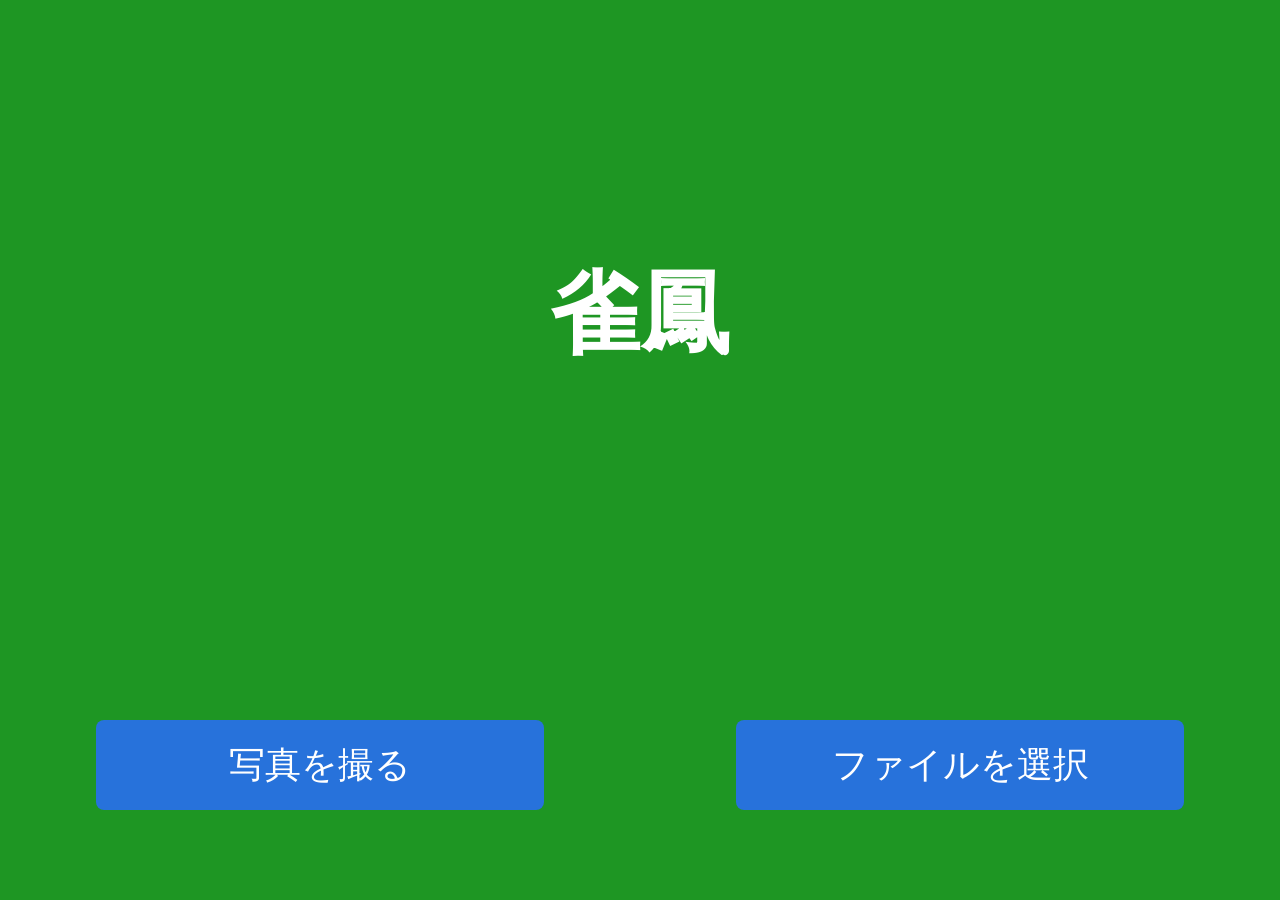
<file: mahjong/index.html>
<html lang="ja">

<head>
    <meta charset="utf-8">

    <!-- スタイルシートの読み込み -->
    <link rel="stylesheet" href="style_idx.css">
    <!-- manifest.jsonを呼び出しています -->
    <link rel="manifest" href="manifest.json">
    <script>
        // service workerが有効なら、service-worker.js を登録します
        if ('serviceWorker' in navigator) {
            navigator.serviceWorker.register('service_worker.js').then(function () { console.log('Service Worker Registered'); });
        }
    </script>

    <!-- JavaScriptの読み込み -->
    <script src="https://ajax.googleapis.com/ajax/libs/jquery/2.1.4/jquery.min.js"></script>
    <script src="api.js"></script>

    <title>雀鳳</title>
</head>

<body>
    <!-- 縦画面時に表示 -->
    <h1 class="error">画面を横に傾けてください</h1>

    <!-- 横画面時に表示 -->
    <!-- タイトル -->
    <h1 class="title">雀鳳</h1>
    <!-- 写真を撮るボタン -->
    <form action="web_camera.html" method="GET">
        <div class="button_div">
            写真を撮る
            <button class="btn" type="submit">写真を撮る</button>
        </div>
    </form>
    <!-- ファイル選択ボタン -->
    <form id="img_form" action="https://mahjong.syado.net/img_api/post" method="POST" enctype="multipart/form-data">
        <div class="button_div">
            ファイルを選択
            <input class="btn" onchange="img_form_send()" type="file" name="image"
                accept="image/png, image/jpeg, image/jpg">
        </div>
    </form>

    <!-- 画像送信中に表示 -->
    <div class="loading">
        <div class="animation">画像を送信しています<br>しばらくお待ちください</div>
    </div>
</body>

</html>
</file>
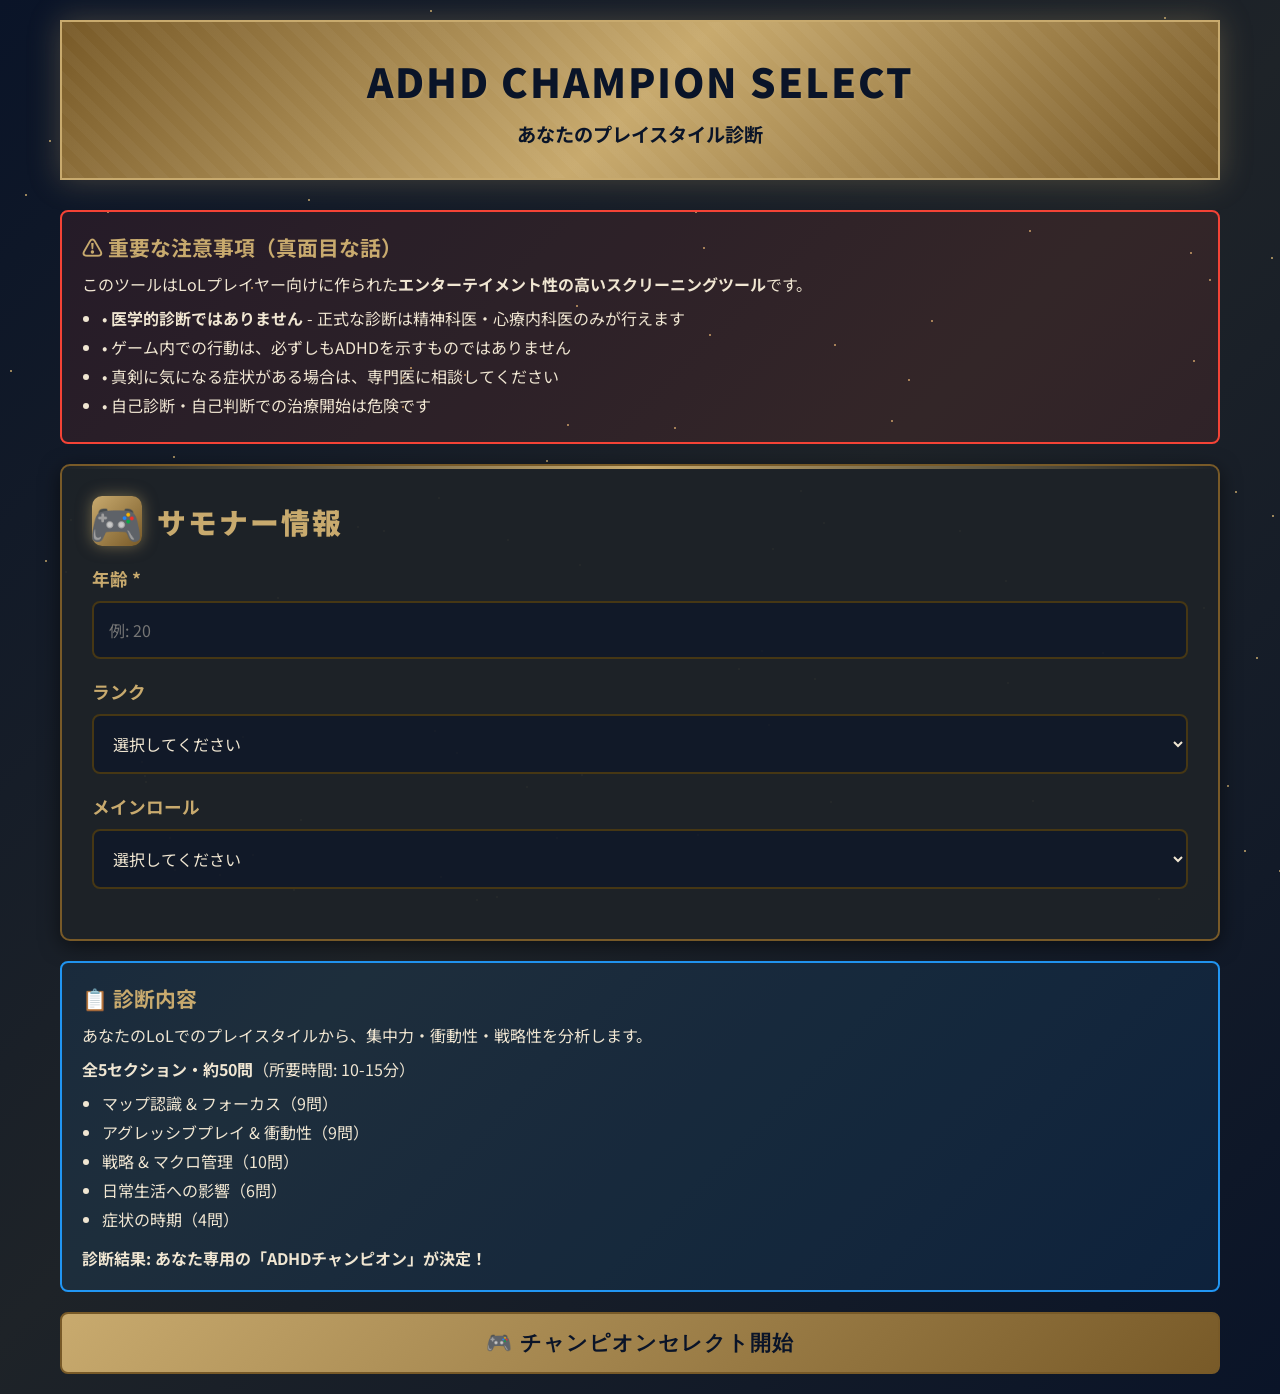
<file: diagnosis/adhd-lol-champion-select/index.html>
<!DOCTYPE html>
<html lang="ja">
<head>
    <meta charset="UTF-8">
    <meta name="viewport" content="width=device-width, initial-scale=1.0">
    <title>ADHD Champion Select - あなたのプレイスタイル診断</title>
    
    <!-- OGP (Open Graph Protocol) Tags -->
    <meta property="og:title" content="ADHD Champion Select - あなたのプレイスタイル診断" />
    <meta property="og:description" content="LoLプレイヤー向けのADHDスクリーニング診断。あなたのチャンピオンタイプを診断して、プレイスタイルを分析！" />
    <meta property="og:type" content="website" />
    <meta property="og:url" content="https://web.syado.net/diagnosis/adhd-lol-champion-select" />
    <meta property="og:image" content="https://web.syado.net/diagnosis/adhd-lol-champion-select/og-image.png" />
    <meta property="og:image:width" content="1200" />
    <meta property="og:image:height" content="630" />
    <meta property="og:site_name" content="ADHD Champion Select" />
    <meta property="og:locale" content="ja_JP" />
    
    <!-- Twitter Card Tags -->
    <meta name="twitter:card" content="summary_large_image" />
    <meta name="twitter:title" content="ADHD Champion Select - あなたのプレイスタイル診断" />
    <meta name="twitter:description" content="LoLプレイヤー向けのADHDスクリーニング診断。あなたのチャンピオンタイプを診断して、プレイスタイルを分析！" />
    <meta name="twitter:image" content="https://web.syado.net/diagnosis/adhd-lol-champion-select/og-image.png" />
    <meta name="twitter:site" content="@_syado_" />
    
    <!-- General Meta Tags -->
    <meta name="description" content="LoLプレイヤー向けのADHDスクリーニング診断。ゲーム風UIで楽しく自己分析！" />
    <meta name="keywords" content="ADHD,診断,League of Legends,LoL,チャンピオン,プレイスタイル" />
    
    <style>
        @import url('https://fonts.googleapis.com/css2?family=Noto+Sans+JP:wght@400;700;900&display=swap');

        * {
            margin: 0;
            padding: 0;
            box-sizing: border-box;
        }

        body {
            font-family: 'Noto Sans JP', sans-serif;
            background: linear-gradient(135deg, #0a1428 0%, #1e2328 50%, #0a1428 100%);
            min-height: 100vh;
            color: #f0e6d2;
            overflow-x: hidden;
        }

        .stars {
            position: fixed;
            width: 100%;
            height: 100%;
            z-index: 0;
        }

        .star {
            position: absolute;
            width: 2px;
            height: 2px;
            background: #c8aa6e;
            border-radius: 50%;
            animation: twinkle 3s infinite;
        }

        @keyframes twinkle {
            0%, 100% { opacity: 0.3; }
            50% { opacity: 1; }
        }

        .container {
            max-width: 1200px;
            margin: 0 auto;
            padding: 20px;
            position: relative;
            z-index: 1;
        }

        .header {
            background: linear-gradient(135deg, #785a28 0%, #c8aa6e 50%, #785a28 100%);
            border: 2px solid #c8aa6e;
            padding: 30px;
            margin-bottom: 30px;
            position: relative;
            overflow: hidden;
            box-shadow: 0 0 30px rgba(200, 170, 110, 0.3);
        }

        .header::before {
            content: '';
            position: absolute;
            top: -50%;
            left: -50%;
            width: 200%;
            height: 200%;
            background: repeating-linear-gradient(
                45deg,
                transparent,
                transparent 10px,
                rgba(255, 255, 255, 0.03) 10px,
                rgba(255, 255, 255, 0.03) 20px
            );
            animation: scan 20s linear infinite;
        }

        @keyframes scan {
            0% { transform: translate(0, 0); }
            100% { transform: translate(50%, 50%); }
        }

        .header-content {
            position: relative;
            z-index: 1;
        }

        .title {
            font-size: 2.5em;
            font-weight: 900;
            text-align: center;
            color: #0a1428;
            text-shadow: 2px 2px 0 rgba(200, 170, 110, 0.3);
            margin-bottom: 10px;
            letter-spacing: 2px;
        }

        .subtitle {
            text-align: center;
            font-size: 1.2em;
            color: #0a1428;
            font-weight: 700;
        }

        .level-display {
            text-align: center;
            margin: 20px 0;
        }

        .level-badge {
            display: inline-block;
            background: linear-gradient(135deg, #c8aa6e, #785a28);
            color: #0a1428;
            padding: 15px 30px;
            border-radius: 10px;
            font-size: 1.5em;
            font-weight: 900;
            border: 3px solid #785a28;
            box-shadow: 0 0 20px rgba(200, 170, 110, 0.5);
        }

        .xp-bar-container {
            background: #0a1428;
            height: 30px;
            border-radius: 15px;
            border: 2px solid #785a28;
            overflow: hidden;
            position: relative;
            margin: 20px 0;
        }

        .xp-bar {
            height: 100%;
            background: linear-gradient(90deg, #c8aa6e, #f0e6d2);
            transition: width 0.5s ease;
            box-shadow: 0 0 10px rgba(200, 170, 110, 0.8);
        }

        .xp-text {
            position: absolute;
            width: 100%;
            text-align: center;
            line-height: 30px;
            font-weight: 700;
            color: #f0e6d2;
            text-shadow: 1px 1px 2px #000;
        }

        .card {
            background: rgba(30, 35, 40, 0.95);
            border: 2px solid #785a28;
            border-radius: 10px;
            padding: 30px;
            margin-bottom: 20px;
            box-shadow: 0 5px 20px rgba(0, 0, 0, 0.5);
            position: relative;
        }

        .card::before {
            content: '';
            position: absolute;
            top: 0;
            left: 0;
            right: 0;
            height: 3px;
            background: linear-gradient(90deg, transparent, #c8aa6e, transparent);
        }

        .section-title {
            font-size: 1.8em;
            font-weight: 900;
            color: #c8aa6e;
            margin-bottom: 20px;
            text-transform: uppercase;
            letter-spacing: 2px;
            display: flex;
            align-items: center;
            gap: 15px;
        }

        .section-icon {
            width: 50px;
            height: 50px;
            background: linear-gradient(135deg, #c8aa6e, #785a28);
            border-radius: 10px;
            display: flex;
            align-items: center;
            justify-content: center;
            font-size: 1.5em;
            box-shadow: 0 0 15px rgba(200, 170, 110, 0.5);
        }

        .question-card {
            background: rgba(10, 20, 40, 0.6);
            border: 2px solid #463714;
            border-radius: 8px;
            padding: 25px;
            margin-bottom: 20px;
            transition: all 0.3s;
            position: relative;
        }

        .question-card:hover {
            border-color: #785a28;
            box-shadow: 0 0 20px rgba(120, 90, 40, 0.3);
        }

        .question-number {
            position: absolute;
            top: -15px;
            left: 20px;
            background: linear-gradient(135deg, #c8aa6e, #785a28);
            color: #0a1428;
            padding: 8px 16px;
            border-radius: 20px;
            font-weight: 900;
            font-size: 0.9em;
            border: 2px solid #785a28;
        }

        .question-text {
            margin-top: 10px;
            font-size: 1.1em;
            font-weight: 600;
            color: #f0e6d2;
            margin-bottom: 20px;
        }

        .lol-context {
            background: rgba(200, 170, 110, 0.1);
            border-left: 3px solid #c8aa6e;
            padding: 10px 15px;
            margin: 10px 0 15px 0;
            font-size: 0.95em;
            color: #c8aa6e;
            font-style: italic;
        }

        .options-grid {
            display: grid;
            gap: 10px;
        }

        .option-btn {
            background: rgba(30, 35, 40, 0.8);
            border: 2px solid #463714;
            padding: 15px 20px;
            border-radius: 8px;
            cursor: pointer;
            transition: all 0.3s;
            font-size: 1em;
            color: #a09b8c;
            font-weight: 600;
            display: flex;
            align-items: center;
            gap: 15px;
        }

        .option-btn:hover {
            background: rgba(120, 90, 40, 0.3);
            border-color: #785a28;
            color: #f0e6d2;
            transform: translateX(5px);
        }

        .option-btn.selected {
            background: rgba(200, 170, 110, 0.2);
            border-color: #c8aa6e;
            color: #f0e6d2;
            box-shadow: 0 0 15px rgba(200, 170, 110, 0.3);
        }

        .option-icon {
            width: 30px;
            height: 30px;
            border-radius: 50%;
            background: linear-gradient(135deg, #785a28, #463714);
            display: flex;
            align-items: center;
            justify-content: center;
            flex-shrink: 0;
        }

        .btn {
            padding: 15px 40px;
            border: 2px solid #785a28;
            border-radius: 8px;
            font-size: 1.1em;
            font-weight: 700;
            cursor: pointer;
            transition: all 0.3s;
            text-transform: uppercase;
            letter-spacing: 1px;
        }

        .btn-primary {
            background: linear-gradient(135deg, #c8aa6e, #785a28);
            color: #0a1428;
        }

        .btn-primary:hover:not(:disabled) {
            background: linear-gradient(135deg, #f0e6d2, #c8aa6e);
            box-shadow: 0 0 20px rgba(200, 170, 110, 0.5);
            transform: translateY(-2px);
        }

        .btn-secondary {
            background: rgba(30, 35, 40, 0.8);
            color: #c8aa6e;
        }

        .btn-secondary:hover {
            background: rgba(120, 90, 40, 0.3);
            border-color: #c8aa6e;
        }

        .btn:disabled {
            opacity: 0.5;
            cursor: not-allowed;
        }

        .btn-container {
            display: flex;
            gap: 20px;
            margin-top: 30px;
        }

        .btn-container .btn {
            flex: 1;
        }

        .share-buttons button {
            transition: all 0.3s ease;
        }

        .share-buttons button:hover {
            transform: translateY(-3px);
            box-shadow: 0 5px 20px rgba(200, 170, 110, 0.4);
        }

        #shareTwitterBtn:hover {
            background: linear-gradient(135deg, #1DA1F2, #0d8bd9);
        }

        #shareTwitterImageBtn {
            background: linear-gradient(135deg, #1DA1F2, #0d95e8);
        }

        #shareTwitterImageBtn:hover {
            background: linear-gradient(135deg, #1589d4, #0a7bc4);
            box-shadow: 0 5px 25px rgba(29, 161, 242, 0.5);
        }

        #copyTextBtn:hover,
        #saveImageBtn:hover {
            background: rgba(200, 170, 110, 0.3);
        }

        .alert {
            background: rgba(139, 69, 19, 0.2);
            border: 2px solid #8b4513;
            border-radius: 8px;
            padding: 20px;
            margin-bottom: 20px;
        }

        .alert-warning {
            border-color: #ff9800;
            background: rgba(255, 152, 0, 0.1);
        }

        .alert-danger {
            border-color: #f44336;
            background: rgba(244, 67, 54, 0.1);
        }

        .alert-info {
            border-color: #2196F3;
            background: rgba(33, 150, 243, 0.1);
        }

        .alert code {
            font-family: 'Courier New', monospace;
            font-size: 0.9em;
        }

        .alert a {
            font-weight: 700;
            text-decoration: underline;
        }

        .alert h3 {
            color: #c8aa6e;
            margin-bottom: 10px;
            font-size: 1.3em;
        }

        .champion-result {
            text-align: center;
            padding: 40px;
        }

        .champion-portrait {
            width: 200px;
            height: 200px;
            margin: 0 auto 30px;
            background: linear-gradient(135deg, #785a28, #c8aa6e);
            border-radius: 20px;
            border: 4px solid #c8aa6e;
            display: flex;
            align-items: center;
            justify-content: center;
            font-size: 5em;
            box-shadow: 0 0 40px rgba(200, 170, 110, 0.5);
            position: relative;
        }

        .champion-portrait::before {
            content: '';
            position: absolute;
            inset: -10px;
            border-radius: 25px;
            padding: 3px;
            background: linear-gradient(45deg, #c8aa6e, transparent, #c8aa6e);
            -webkit-mask: linear-gradient(#fff 0 0) content-box, linear-gradient(#fff 0 0);
            mask: linear-gradient(#fff 0 0) content-box, linear-gradient(#fff 0 0);
            -webkit-mask-composite: xor;
            mask-composite: exclude;
            animation: rotate 3s linear infinite;
        }

        @keyframes rotate {
            to { transform: rotate(360deg); }
        }

        .champion-name {
            font-size: 2.5em;
            font-weight: 900;
            color: #c8aa6e;
            margin-bottom: 10px;
            text-transform: uppercase;
        }

        .champion-title {
            font-size: 1.2em;
            color: #a09b8c;
            margin-bottom: 30px;
            font-style: italic;
        }

        .stats-grid {
            display: grid;
            grid-template-columns: repeat(auto-fit, minmax(200px, 1fr));
            gap: 20px;
            margin: 30px 0;
        }

        .stat-box {
            background: rgba(10, 20, 40, 0.6);
            border: 2px solid #463714;
            border-radius: 10px;
            padding: 20px;
            text-align: center;
        }

        .stat-value {
            font-size: 2.5em;
            font-weight: 900;
            color: #c8aa6e;
            margin: 10px 0;
        }

        .stat-label {
            color: #a09b8c;
            font-size: 0.9em;
            text-transform: uppercase;
        }

        .stat-bar {
            background: #0a1428;
            height: 8px;
            border-radius: 4px;
            overflow: hidden;
            margin-top: 10px;
        }

        .stat-fill {
            height: 100%;
            background: linear-gradient(90deg, #785a28, #c8aa6e);
            border-radius: 4px;
        }

        .abilities-section {
            background: rgba(10, 20, 40, 0.6);
            border: 2px solid #785a28;
            border-radius: 10px;
            padding: 30px;
            margin: 30px 0;
        }

        .ability {
            display: flex;
            gap: 20px;
            margin-bottom: 25px;
            align-items: flex-start;
        }

        .ability-icon {
            width: 60px;
            height: 60px;
            background: linear-gradient(135deg, #c8aa6e, #785a28);
            border-radius: 10px;
            display: flex;
            align-items: center;
            justify-content: center;
            font-size: 1.5em;
            font-weight: 900;
            color: #0a1428;
            border: 2px solid #c8aa6e;
            flex-shrink: 0;
        }

        .ability-content h4 {
            color: #c8aa6e;
            font-size: 1.2em;
            margin-bottom: 8px;
        }

        .ability-desc {
            color: #a09b8c;
            line-height: 1.6;
        }

        .rank-badge {
            display: inline-block;
            padding: 10px 30px;
            background: linear-gradient(135deg, #785a28, #c8aa6e);
            border: 3px solid #c8aa6e;
            border-radius: 10px;
            font-size: 1.8em;
            font-weight: 900;
            color: #0a1428;
            margin: 20px 0;
            box-shadow: 0 0 30px rgba(200, 170, 110, 0.5);
        }

        .tips-section {
            background: rgba(200, 170, 110, 0.1);
            border: 2px solid #785a28;
            border-radius: 10px;
            padding: 25px;
            margin: 20px 0;
        }

        .tips-section h3 {
            color: #c8aa6e;
            margin-bottom: 15px;
            font-size: 1.3em;
        }

        .tip-item {
            display: flex;
            gap: 15px;
            margin-bottom: 15px;
            padding: 15px;
            background: rgba(10, 20, 40, 0.4);
            border-radius: 8px;
            border-left: 3px solid #c8aa6e;
        }

        .form-group {
            margin-bottom: 20px;
        }

        .form-group label {
            display: block;
            color: #c8aa6e;
            font-weight: 700;
            margin-bottom: 10px;
            font-size: 1.1em;
        }

        .form-control {
            width: 100%;
            padding: 15px;
            background: rgba(10, 20, 40, 0.6);
            border: 2px solid #463714;
            border-radius: 8px;
            color: #f0e6d2;
            font-size: 1em;
            font-family: 'Noto Sans JP', sans-serif;
        }

        .form-control:focus {
            outline: none;
            border-color: #c8aa6e;
            box-shadow: 0 0 15px rgba(200, 170, 110, 0.3);
        }

        @media (max-width: 768px) {
            .title {
                font-size: 1.8em;
            }
            
            .stats-grid {
                grid-template-columns: 1fr;
            }

            .btn-container {
                flex-direction: column;
            }
        }

        .hidden {
            display: none;
        }

        .fade-in {
            animation: fadeIn 0.5s;
        }

        @keyframes fadeIn {
            from { opacity: 0; transform: translateY(20px); }
            to { opacity: 1; transform: translateY(0); }
        }
    </style>
</head>
<body>
    <div class="stars" id="stars"></div>
    <div class="container">
        <div id="app"></div>
    </div>

    <script>
        // Create stars
        const starsContainer = document.getElementById('stars');
        for (let i = 0; i < 100; i++) {
            const star = document.createElement('div');
            star.className = 'star';
            star.style.left = Math.random() * 100 + '%';
            star.style.top = Math.random() * 100 + '%';
            star.style.animationDelay = Math.random() * 3 + 's';
            starsContainer.appendChild(star);
        }

        const app = {
            currentSection: 'intro',
            answers: {},
            level: 1,
            xp: 0,
            maxXp: 100,

            // LoL風の質問
            sections: {
                inattention: {
                    title: 'マップ認識 & フォーカス',
                    icon: '🗺️',
                    questions: [
                        {
                            q: 'レーン戦中、ミニマップのチェックを忘れてガンクを食らうことが多い',
                            lol: 'ジャングラーの位置を見失い、気づいたら背後にいる...'
                        },
                        {
                            q: 'CS取りに集中しすぎて、チームファイトのピンを見逃す',
                            lol: 'ファームしてたら味方が4v5で戦ってた'
                        },
                        {
                            q: 'スキルの説明文を最後まで読めず、パッシブを理解してない',
                            lol: '「このチャンプこんなパッシブあったの！？」'
                        },
                        {
                            q: 'ドラゴンやバロンのタイマーを忘れて、敵に取られる',
                            lol: 'オブジェクトタイマー？そんなのあったっけ？'
                        },
                        {
                            q: 'アイテムビルドを途中で忘れて、変なものを買ってしまう',
                            lol: 'なんでADキャリーなのにAPアイテム買ったんだっけ...'
                        },
                        {
                            q: '敵のサモナースペルのクールダウンを追えない',
                            lol: 'フラッシュ使ったの5分前だっけ？10分前だっけ？'
                        },
                        {
                            q: '集団戦で誰を狙えばいいか分からなくなる',
                            lol: '気づいたらタンクを延々と殴っていた'
                        },
                        {
                            q: 'ワードを置く場所を考えず、適当なところに置いてしまう',
                            lol: 'ワード置いたけど何も見えない位置だった'
                        },
                        {
                            q: 'ゲーム中に別のことを考えて、デスする',
                            lol: '今日の夕飯何だっけ...って考えてたらキルされた'
                        }
                    ]
                },
                hyperactivity: {
                    title: 'アグレッシブプレイ & 衝動性',
                    icon: '⚔️',
                    questions: [
                        {
                            q: 'ファームが退屈で、常にキルを求めてロームしてしまう',
                            lol: 'CS 50でもキル10取ればいいでしょ（負ける）'
                        },
                        {
                            q: '相手が低HPだと、タワーダイブを我慢できない',
                            lol: '「いける！」→「？？？」（トレード1-1）'
                        },
                        {
                            q: 'ピンバックされても突っ込んでしまう',
                            lol: '味方「下がれ」俺「イケる」→ 灰色画面'
                        },
                        {
                            q: 'クールダウン中なのに戦闘を仕掛けてしまう',
                            lol: 'R使えないのに行っちゃった...'
                        },
                        {
                            q: '相手5人いても1人で突っ込んでしまう',
                            lol: 'ペンタキル取れると思った（取れない）'
                        },
                        {
                            q: 'フラッシュを温存できず、無駄に使ってしまう',
                            lol: 'クールタイムなし設定にしてほしい'
                        },
                        {
                            q: 'チャットで煽られると即座に反応してしまう',
                            lol: '「？」→「？？？？？」'
                        },
                        {
                            q: '負けそうでもサレンダー投票にNoを押してしまう',
                            lol: '逆転できる...できるはず...（できない）'
                        },
                        {
                            q: 'フィードしてる味方を見ると、突撃したくなる',
                            lol: '「俺がキャリーしなきゃ！」（フィード加速）'
                        }
                    ]
                },
                additional: {
                    title: '戦略 & マクロ管理',
                    icon: '🎯',
                    questions: [
                        {
                            q: 'ゲーム前に戦略を立てても、実行できない',
                            lol: 'パワースパイク意識するって決めたのに忘れた'
                        },
                        {
                            q: 'レーン優先順位がわからず、適当にプレイしてしまう',
                            lol: 'プッシュすべき？フリーズすべき？わからん'
                        },
                        {
                            q: 'バロンとドラゴンどっちを取るか決められない',
                            lol: '迷ってる間に敵が両方取った'
                        },
                        {
                            q: 'ゲームが長引くと集中力が切れる',
                            lol: '40分超えたら何もわからなくなる'
                        },
                        {
                            q: 'ランクゲームを延々とやってしまう（勝つまでやめられない）',
                            lol: '気づいたら10連敗してた'
                        },
                        {
                            q: '複数レーンの状況を把握できない',
                            lol: 'トップで戦ってる間に全レーン崩壊'
                        },
                        {
                            q: '負けると感情的になり、冷静な判断ができない',
                            lol: 'うおおおお！！リベンジマッチだ！（さらに負ける）'
                        },
                        {
                            q: 'アイテムを買うのを忘れて、1500Gため込む',
                            lol: '完成品買えるゴールド持ってレーン戻ってた'
                        },
                        {
                            q: '新チャンプが出ると、即座にランクで使いたくなる',
                            lol: '練習？いらない。俺は天才だ（0/10/0）'
                        },
                        {
                            q: 'メタが変わると、すぐに新しいビルドを試したくなる',
                            lol: '配信者が使ってたから真似したけど使えない'
                        }
                    ]
                },
                functional: {
                    title: '日常生活への影響',
                    icon: '🏠',
                    questions: [
                        {
                            q: 'LoLのせいで学業・仕事のパフォーマンスが下がった',
                            lol: 'あと1戦...が10戦になって寝不足'
                        },
                        {
                            q: 'LoLの時間管理ができず、約束を破ることが多い',
                            lol: '「すぐ終わる」が3時間後'
                        },
                        {
                            q: 'LoLで負けるとイライラして、家族や友人に当たる',
                            lol: 'ソロキューの後は家族に近づくな危険'
                        },
                        {
                            q: 'ゲーム以外のことに集中できない',
                            lol: '仕事中も次のランク戦のことを考えてる'
                        },
                        {
                            q: 'LoLの課金を止められない',
                            lol: 'スキン全部欲しい（財布が空）'
                        },
                        {
                            q: '重要な予定を忘れて、ゲームしてしまう',
                            lol: '友達との約束すっぽかしてランク回してた'
                        }
                    ]
                },
                temporal: {
                    title: '症状の時期',
                    icon: '⏰',
                    questions: [
                        {
                            q: 'LoL以外でも、子供の頃から「落ち着きない」「集中できない」と言われていた',
                            lol: null
                        },
                        {
                            q: 'これらの特性は半年以上続いている',
                            lol: null
                        },
                        {
                            q: 'ゲーム外（学校・職場・家庭）でも同じような問題がある',
                            lol: null
                        },
                        {
                            q: 'これらの問題が日常生活に実際に支障をきたしている',
                            lol: null
                        }
                    ]
                }
            },

            championTypes: {
                hyperInattentive: {
                    name: 'ザ・ドリーマー',
                    title: '夢見る戦略家',
                    emoji: '💭',
                    description: 'あなたは戦場を彷徨う夢想家。壮大な戦略を思い描くが、その実行には課題がある。マップ全体を見ているようで、実は何も見えていない。',
                    passive: '創造的混沌',
                    passiveDesc: '予測不可能な動きで敵を困惑させる。時々自分も困惑する。',
                    q: 'フォーカス・シフト',
                    qDesc: '注意がランダムに移動する。時には有利に、時には...',
                    w: 'マルチタスク・オーバーロード',
                    wDesc: '同時に5つのことを考える。完遂するのは0.5個。',
                    e: 'タイマー・ブラインド',
                    eDesc: 'オブジェクトタイマーを見えなくする（自分に）。',
                    r: 'クリエイティブ・ブースト',
                    rDesc: '独創的な戦術を思いつく。成功率は要検証。'
                },
                hyperImpulsive: {
                    name: 'ザ・バーサーカー',
                    title: '制御不能の戦士',
                    emoji: '⚡',
                    description: 'あなたは戦場の暴走列車。「考えるより先に行動」がモットー。敵を驚かせるが、味方も驚かせる。',
                    passive: 'ノー・ブレーキ',
                    passiveDesc: '常時30%移動速度上昇、撤退不可。',
                    q: 'タワーダイブ・インスティンクト',
                    qDesc: '低HPの敵を見ると理性が吹き飛ぶ。',
                    w: 'フラッシュ・ウェイスト',
                    wDesc: 'フラッシュのCDが1/3になるが、50%は無意味な使い方をする。',
                    e: 'チャット・ウォリアー',
                    eDesc: '煽りに即座に反応。タイピング中は無防備。',
                    r: 'オール・イン・マッドネス',
                    rDesc: '勝率30%以下の戦闘を仕掛ける。たまに勝つ。'
                },
                combined: {
                    name: 'ザ・カオスメーカー',
                    title: '混沌の具現化',
                    emoji: '🌪️',
                    description: 'あなたは予測不可能性の極致。戦略を立てられず、衝動も抑えられない。敵も味方も、そして自分も何が起こるかわからない。',
                    passive: 'ランダム・ファクター',
                    passiveDesc: 'すべての行動に予測不可能性ボーナス。カオス理論の体現者。',
                    q: 'スキャッター・ブレイン',
                    qDesc: '複数の思考が同時発生。実行は運次第。',
                    w: 'インパルス・オーバードライブ',
                    wDesc: '衝動性200%上昇。計画性90%減少。',
                    e: 'アテンション・ワープ',
                    eDesc: '注意が時空を超えて移動する。',
                    r: 'トータル・アナーキー',
                    rDesc: '完全なる混沌を解き放つ。結果は誰にもわからない。'
                },
                mild: {
                    name: 'ザ・ワイルドカード',
                    title: '不安定な天才',
                    emoji: '🎲',
                    description: 'あなたは時々コントロールを失うが、それが強みになることも。予測不可能な動きは敵を翻弄する。',
                    passive: 'アンプレディクタブル',
                    passiveDesc: '時々驚くべきプレイを見せる。再現性は低い。',
                    q: 'モメンタム・シフト',
                    qDesc: '調子が良い時は無双。悪い時は...察して。',
                    w: 'ハイリスク・ハイリターン',
                    wDesc: '危険なプレイを好む。大勝か大敗か。',
                    e: 'ゾーン・エントランス',
                    eDesc: '稀に完璧な集中状態に入る。',
                    r: 'クラッチ・ジーニアス',
                    rDesc: '窮地で才能が開花する。発動条件は謎。'
                },
                normal: {
                    name: 'ザ・バランサー',
                    title: '調和の探求者',
                    emoji: '⚖️',
                    description: 'あなたは比較的安定したプレイヤー。時々ミスもするが、それは人間だから。',
                    passive: 'ステディ・グロース',
                    passiveDesc: '着実に成長し続ける。派手さはないが信頼できる。',
                    q: 'カルム・ディシジョン',
                    qDesc: '冷静な判断を下せる。大体において。',
                    w: 'チーム・シナジー',
                    wDesc: 'チームプレイが得意。コミュニケーションも取れる。',
                    e: 'リスク・アセスメント',
                    eDesc: '危険を適切に評価できる。',
                    r: 'ストラテジック・エクセレンス',
                    rDesc: '戦略的思考に優れる。実行力もある。'
                }
            },

            init() {
                this.render();
            },

            addXP(amount) {
                this.xp += amount;
                if (this.xp >= this.maxXp) {
                    this.level++;
                    this.xp = this.xp - this.maxXp;
                    this.maxXp = Math.floor(this.maxXp * 1.2);
                }
            },

            render() {
                const appDiv = document.getElementById('app');
                appDiv.className = 'fade-in';
                
                if (this.currentSection === 'intro') {
                    appDiv.innerHTML = this.renderIntro();
                } else if (this.currentSection === 'results') {
                    appDiv.innerHTML = this.renderResults();
                } else {
                    appDiv.innerHTML = this.renderSection();
                }

                this.attachEventListeners();
            },

            renderIntro() {
                return `
                    <div class="header">
                        <div class="header-content">
                            <div class="title">ADHD CHAMPION SELECT</div>
                            <div class="subtitle">あなたのプレイスタイル診断</div>
                        </div>
                    </div>

                    <div class="alert alert-danger">
                        <h3>⚠️ 重要な注意事項（真面目な話）</h3>
                        <p style="margin-bottom: 10px;">このツールはLoLプレイヤー向けに作られた<strong>エンターテイメント性の高いスクリーニングツール</strong>です。</p>
                        <ul style="margin-left: 20px; margin-top: 10px;">
                            <li style="margin: 5px 0;">• <strong>医学的診断ではありません</strong> - 正式な診断は精神科医・心療内科医のみが行えます</li>
                            <li style="margin: 5px 0;">• ゲーム内での行動は、必ずしもADHDを示すものではありません</li>
                            <li style="margin: 5px 0;">• 真剣に気になる症状がある場合は、専門医に相談してください</li>
                            <li style="margin: 5px 0;">• 自己診断・自己判断での治療開始は危険です</li>
                        </ul>
                    </div>

                    <div class="card">
                        <div class="section-title">
                            <div class="section-icon">🎮</div>
                            サモナー情報
                        </div>

                        <div class="form-group">
                            <label>年齢 *</label>
                            <input type="number" id="age" class="form-control" placeholder="例: 20" min="12" max="100">
                        </div>

                        <div class="form-group">
                            <label>ランク</label>
                            <select id="rank" class="form-control">
                                <option value="">選択してください</option>
                                <option value="iron">Iron</option>
                                <option value="bronze">Bronze</option>
                                <option value="silver">Silver</option>
                                <option value="gold">Gold</option>
                                <option value="platinum">Platinum</option>
                                <option value="emerald">Emerald</option>
                                <option value="diamond">Diamond</option>
                                <option value="master">Master+</option>
                            </select>
                        </div>

                        <div class="form-group">
                            <label>メインロール</label>
                            <select id="role" class="form-control">
                                <option value="">選択してください</option>
                                <option value="top">Top</option>
                                <option value="jungle">Jungle</option>
                                <option value="mid">Mid</option>
                                <option value="adc">ADC</option>
                                <option value="support">Support</option>
                                <option value="fill">Fill（全部できる）</option>
                            </select>
                        </div>
                    </div>

                    <div class="alert alert-info">
                        <h3>📋 診断内容</h3>
                        <p style="margin-bottom: 10px;">あなたのLoLでのプレイスタイルから、集中力・衝動性・戦略性を分析します。</p>
                        <p style="margin-bottom: 10px;"><strong>全5セクション・約50問</strong>（所要時間: 10-15分）</p>
                        <ul style="margin-left: 20px; margin-top: 10px;">
                            <li style="margin: 5px 0;">マップ認識 & フォーカス（9問）</li>
                            <li style="margin: 5px 0;">アグレッシブプレイ & 衝動性（9問）</li>
                            <li style="margin: 5px 0;">戦略 & マクロ管理（10問）</li>
                            <li style="margin: 5px 0;">日常生活への影響（6問）</li>
                            <li style="margin: 5px 0;">症状の時期（4問）</li>
                        </ul>
                        <p style="margin-top: 15px; font-weight: 700;">診断結果: あなた専用の「ADHDチャンピオン」が決定！</p>
                    </div>

                    <!-- <div class="alert" style="background: rgba(200, 170, 110, 0.1); border-color: #c8aa6e;">
                        <h3>💡 OGP設定済み</h3>
                        <p style="margin-bottom: 10px; color: #f0e6d2;">
                            このページは既にOGP（SNSカード表示）が設定されています！
                        </p>
                        <ul style="margin-left: 20px; color: #f0e6d2;">
                            <li style="margin: 5px 0;">
                                <strong>ページURL:</strong><br>
                                <code style="background: rgba(0,0,0,0.3); padding: 2px 8px; border-radius: 4px; color: #c8aa6e; font-size: 0.85em;">
                                    https://web.syado.net/diagnosis/adhd-lol-champion-select
                                </code>
                            </li>
                            <li style="margin: 5px 0;">
                                <strong>OGP画像URL:</strong><br>
                                <code style="background: rgba(0,0,0,0.3); padding: 2px 8px; border-radius: 4px; color: #c8aa6e; font-size: 0.85em;">
                                    https://web.syado.net/diagnosis/adhd-lol-champion-select/og-image.png
                                </code>
                            </li>
                        </ul>
                    </div> -->

                    <button class="btn btn-primary" style="width: 100%; font-size: 1.3em;" id="startBtn">
                        🎮 チャンピオンセレクト開始
                    </button>
                `;
            },

            renderSection() {
                const sectionKeys = Object.keys(this.sections);
                const currentIndex = sectionKeys.findIndex(key => key === this.currentSection);
                const section = this.sections[this.currentSection];
                
                const totalQuestions = section.questions.length;
                const answeredQuestions = section.questions.filter((_, i) => 
                    this.answers[`${this.currentSection}-${i}`]
                ).length;

                const questionsHTML = section.questions.map((item, i) => {
                    const answer = this.answers[`${this.currentSection}-${i}`];
                    const options = this.currentSection === 'functional' 
                        ? [
                            { value: 'none', label: '影響なし', icon: '😌' },
                            { value: 'mild', label: '軽度', icon: '😐' },
                            { value: 'moderate', label: '中程度', icon: '😰' },
                            { value: 'severe', label: '重度', icon: '😱' }
                        ]
                        : this.currentSection === 'temporal'
                        ? [
                            { value: 'yes', label: 'はい', icon: '✓' },
                            { value: 'no', label: 'いいえ', icon: '✗' },
                            { value: 'unsure', label: 'わからない', icon: '?' }
                        ]
                        : [
                            { value: 'never', label: 'ほぼない', icon: '🟢' },
                            { value: 'sometimes', label: 'ときどき', icon: '🟡' },
                            { value: 'often', label: 'よくある', icon: '🟠' },
                            { value: 'veryOften', label: 'いつも', icon: '🔴' }
                        ];

                    const optionsHTML = options.map(opt => `
                        <div class="option-btn ${answer === opt.value ? 'selected' : ''}" 
                             data-section="${this.currentSection}" 
                             data-index="${i}" 
                             data-value="${opt.value}">
                            <div class="option-icon">${opt.icon}</div>
                            <span>${opt.label}</span>
                        </div>
                    `).join('');

                    return `
                        <div class="question-card">
                            <div class="question-number">Q${i + 1}</div>
                            <div class="question-text">${item.q}</div>
                            ${item.lol ? `<div class="lol-context">💬 ${item.lol}</div>` : ''}
                            <div class="options-grid">
                                ${optionsHTML}
                            </div>
                        </div>
                    `;
                }).join('');

                return `
                    <div class="header">
                        <div class="header-content">
                            <div class="level-display">
                                <div class="level-badge">LEVEL ${this.level}</div>
                            </div>
                            <div class="xp-bar-container">
                                <div class="xp-bar" style="width: ${(this.xp / this.maxXp) * 100}%"></div>
                                <div class="xp-text">${this.xp} / ${this.maxXp} XP</div>
                            </div>
                        </div>
                    </div>

                    <div class="card">
                        <div class="section-title">
                            <div class="section-icon">${section.icon}</div>
                            ${section.title}
                        </div>

                        <div style="background: rgba(200, 170, 110, 0.1); padding: 15px; border-radius: 8px; margin-bottom: 20px;">
                            <div style="color: #c8aa6e; font-weight: 700;">
                                進捗: ${answeredQuestions} / ${totalQuestions} 問完了
                            </div>
                        </div>

                        ${questionsHTML}
                    </div>

                    <div class="btn-container">
                        <button class="btn btn-secondary" id="backBtn">
                            ← 戻る
                        </button>
                        <button class="btn btn-primary" id="nextBtn" ${answeredQuestions < totalQuestions ? 'disabled' : ''}>
                            ${currentIndex === sectionKeys.length - 1 ? '🎯 診断結果を見る' : '次へ →'}
                        </button>
                    </div>
                `;
            },

            renderResults() {
                const scores = this.calculateScores();
                const champion = this.determineChampion(scores);

                return `
                    <div class="header">
                        <div class="header-content">
                            <div class="title">診断完了！</div>
                            <div class="subtitle">あなたのチャンピオンが決定しました</div>
                        </div>
                    </div>

                    <div class="card champion-result">
                        <div class="champion-portrait">${champion.emoji}</div>
                        <div class="champion-name">${champion.name}</div>
                        <div class="champion-title">『${champion.title}』</div>
                        <p style="font-size: 1.1em; color: #a09b8c; line-height: 1.8; max-width: 600px; margin: 0 auto;">
                            ${champion.description}
                        </p>
                    </div>

                    <div class="card">
                        <div class="section-title">
                            <div class="section-icon">📊</div>
                            ステータス
                        </div>

                        <div class="stats-grid">
                            <div class="stat-box">
                                <div class="stat-label">不注意症状</div>
                                <div class="stat-value">${scores.inattention}/9</div>
                                <div class="stat-bar">
                                    <div class="stat-fill" style="width: ${(scores.inattention / 9) * 100}%"></div>
                                </div>
                            </div>
                            <div class="stat-box">
                                <div class="stat-label">衝動性</div>
                                <div class="stat-value">${scores.hyperactivity}/9</div>
                                <div class="stat-bar">
                                    <div class="stat-fill" style="width: ${(scores.hyperactivity / 9) * 100}%"></div>
                                </div>
                            </div>
                            <div class="stat-box">
                                <div class="stat-label">戦略性の課題</div>
                                <div class="stat-value">${scores.additional}/10</div>
                                <div class="stat-bar">
                                    <div class="stat-fill" style="width: ${(scores.additional / 10) * 100}%"></div>
                                </div>
                            </div>
                            <div class="stat-box">
                                <div class="stat-label">日常への影響</div>
                                <div class="stat-value">${scores.functional}/6</div>
                                <div class="stat-bar">
                                    <div class="stat-fill" style="width: ${(scores.functional / 6) * 100}%"></div>
                                </div>
                            </div>
                        </div>
                    </div>

                    <div class="abilities-section">
                        <div class="section-title" style="justify-content: center;">
                            <div class="section-icon">✨</div>
                            チャンピオンアビリティ
                        </div>

                        <div class="ability">
                            <div class="ability-icon">P</div>
                            <div class="ability-content">
                                <h4>${champion.passive}</h4>
                                <div class="ability-desc">${champion.passiveDesc}</div>
                            </div>
                        </div>

                        <div class="ability">
                            <div class="ability-icon">Q</div>
                            <div class="ability-content">
                                <h4>${champion.q}</h4>
                                <div class="ability-desc">${champion.qDesc}</div>
                            </div>
                        </div>

                        <div class="ability">
                            <div class="ability-icon">W</div>
                            <div class="ability-content">
                                <h4>${champion.w}</h4>
                                <div class="ability-desc">${champion.wDesc}</div>
                            </div>
                        </div>

                        <div class="ability">
                            <div class="ability-icon">E</div>
                            <div class="ability-content">
                                <h4>${champion.e}</h4>
                                <div class="ability-desc">${champion.eDesc}</div>
                            </div>
                        </div>

                        <div class="ability">
                            <div class="ability-icon">R</div>
                            <div class="ability-content">
                                <h4>${champion.r}</h4>
                                <div class="ability-desc">${champion.rDesc}</div>
                            </div>
                        </div>
                    </div>

                    ${this.renderRecommendations(scores)}

                    <div class="alert alert-danger">
                        <h3>⚠️ 真面目な話（もう一度）</h3>
                        <p style="margin-bottom: 10px;">このツールはエンターテイメント目的で、LoLプレイヤー向けに作られています。</p>
                        <ul style="margin-left: 20px;">
                            <li style="margin: 5px 0;">• これは医学的診断ではありません</li>
                            <li style="margin: 5px 0;">• 本当に困っている場合は、精神科医・心療内科医に相談してください</li>
                            <li style="margin: 5px 0;">• ADHDは適切な治療で大きく改善できます</li>
                            <li style="margin: 5px 0;">• 自己判断での薬の使用は危険です</li>
                        </ul>
                    </div>

                    <!-- <div class="alert alert-info">
                        <h3>✅ OGP設定完了！</h3>
                        <p style="margin-bottom: 10px;">
                            このページは既にOGP（SNSカード表示）が設定されています。画像をアップロードすれば、SNSでカード表示されます！
                        </p>
                        <ol style="margin-left: 20px;">
                            <li style="margin: 8px 0;">
                                <strong>下の「OGP画像を生成」ボタンをクリック</strong>
                            </li>
                            <li style="margin: 8px 0;">
                                <strong>og-image.png をダウンロード</strong>
                            </li>
                            <li style="margin: 8px 0;">
                                <strong>サーバーにアップロード:</strong><br>
                                <code style="background: rgba(0,0,0,0.3); padding: 2px 8px; border-radius: 4px;">
                                    https://web.syado.net/diagnosis/adhd-lol-champion-select/og-image.png
                                </code>
                            </li>
                            <li style="margin: 8px 0;">
                                <strong>確認:</strong><br>
                                <a href="https://cards-dev.twitter.com/validator" target="_blank" style="color: #c8aa6e; text-decoration: underline;">Twitter Card Validator</a> でテスト
                            </li>
                        </ol>
                        <button class="btn btn-primary" id="generateOGImageBtn" style="margin-top: 15px; width: 100%;">
                            🖼️ OGP画像を生成（1200x630px）
                        </button>
                    </div> -->

                    <div class="card" style="background: rgba(200, 170, 110, 0.1);">
                        <div class="section-title">
                            <div class="section-icon">📤</div>
                            結果をシェアする
                        </div>
                        
                        <div class="share-buttons" style="display: grid; grid-template-columns: repeat(auto-fit, minmax(200px, 1fr)); gap: 15px;">
                            <button class="btn btn-primary" id="shareTwitterImageBtn" style="display: flex; align-items: center; justify-content: center; gap: 10px;">
                                <span style="font-size: 1.3em;">𝕏</span>
                                画像付きでシェア
                            </button>
                            <button class="btn btn-secondary" id="shareTwitterBtn" style="display: flex; align-items: center; justify-content: center; gap: 10px;">
                                <span style="font-size: 1.3em;">𝕏</span>
                                テキストのみ
                            </button>
                            <button class="btn btn-secondary" id="copyTextBtn" style="display: flex; align-items: center; justify-content: center; gap: 10px;">
                                📋
                                テキストコピー
                            </button>
                            <button class="btn btn-secondary" id="saveImageBtn" style="display: flex; align-items: center; justify-content: center; gap: 10px;">
                                🖼️
                                画像保存
                            </button>
                        </div>

                        <div id="shareMessage" style="margin-top: 15px; padding: 15px; border-radius: 8px; display: none;"></div>
                    </div>

                    <div class="btn-container">
                        <button class="btn btn-primary" id="restartBtn" style="width: 100%;">
                            🔄 もう一度診断する
                        </button>
                    </div>
                `;
            },

            renderRecommendations(scores) {
                const severity = this.getSeverity(scores);

                if (severity === 'high') {
                    return `
                        <div class="alert alert-warning">
                            <h3>⚠️ 推奨事項</h3>
                            <p style="margin-bottom: 15px;">
                                スコアが高めです。もしゲーム外でも同様の困難を感じている場合は、
                                専門医（精神科・心療内科）への相談を検討してください。
                            </p>
                        </div>

                        <div class="tips-section">
                            <h3>🎯 プレイ改善のヒント</h3>
                            <div class="tip-item">
                                <div>💡</div>
                                <div>
                                    <strong>ミニマップにタイマーを設定</strong><br>
                                    5秒ごとにミニマップを見る習慣をつけよう
                                </div>
                            </div>
                            <div class="tip-item">
                                <div>💡</div>
                                <div>
                                    <strong>チェックリストを作る</strong><br>
                                    ゲーム開始前に「今回意識すること」を3つ決めよう
                                </div>
                            </div>
                            <div class="tip-item">
                                <div>💡</div>
                                <div>
                                    <strong>休憩を取る</strong><br>
                                    2ゲームに1回は休憩。集中力がリセットされる
                                </div>
                            </div>
                        </div>
                    `;
                } else if (severity === 'medium') {
                    return `
                        <div class="tips-section">
                            <h3>🎯 プレイ改善のヒント</h3>
                            <div class="tip-item">
                                <div>💡</div>
                                <div>
                                    <strong>得意なチャンピオンを絞る</strong><br>
                                    3-5体に絞ると、マクロに集中できる
                                </div>
                            </div>
                            <div class="tip-item">
                                <div>💡</div>
                                <div>
                                    <strong>リプレイを見る</strong><br>
                                    自分のミスパターンを分析しよう
                                </div>
                            </div>
                            <div class="tip-item">
                                <div>💡</div>
                                <div>
                                    <strong>プレイ時間を管理</strong><br>
                                    連続プレイは判断力を低下させる
                                </div>
                            </div>
                        </div>
                    `;
                } else {
                    return `
                        <div class="tips-section">
                            <h3>✨ あなたの強み</h3>
                            <div class="tip-item">
                                <div>⭐</div>
                                <div>
                                    比較的安定したプレイスタイル。この調子で成長を続けよう！
                                </div>
                            </div>
                        </div>
                    `;
                }
            },

            calculateScores() {
                let inattention = 0, hyperactivity = 0, additional = 0, functional = 0, temporal = 0;

                // Inattention
                for (let i = 0; i < 9; i++) {
                    const ans = this.answers[`inattention-${i}`];
                    if (ans === 'often' || ans === 'veryOften') inattention++;
                }

                // Hyperactivity
                for (let i = 0; i < 9; i++) {
                    const ans = this.answers[`hyperactivity-${i}`];
                    if (ans === 'often' || ans === 'veryOften') hyperactivity++;
                }

                // Additional
                for (let i = 0; i < 10; i++) {
                    const ans = this.answers[`additional-${i}`];
                    if (ans === 'often' || ans === 'veryOften') additional++;
                }

                // Functional
                for (let i = 0; i < 6; i++) {
                    const ans = this.answers[`functional-${i}`];
                    if (ans === 'moderate' || ans === 'severe') functional++;
                }

                // Temporal
                for (let i = 0; i < 4; i++) {
                    const ans = this.answers[`temporal-${i}`];
                    if (ans === 'yes') temporal++;
                }

                return { inattention, hyperactivity, additional, functional, temporal };
            },

            determineChampion(scores) {
                const inattentionHigh = scores.inattention >= 5;
                const hyperactivityHigh = scores.hyperactivity >= 5;

                if (inattentionHigh && hyperactivityHigh) {
                    return this.championTypes.combined;
                } else if (inattentionHigh) {
                    return this.championTypes.hyperInattentive;
                } else if (hyperactivityHigh) {
                    return this.championTypes.hyperImpulsive;
                } else if (scores.inattention + scores.hyperactivity >= 8) {
                    return this.championTypes.mild;
                } else {
                    return this.championTypes.normal;
                }
            },

            getSeverity(scores) {
                if ((scores.inattention >= 5 || scores.hyperactivity >= 5) && scores.functional >= 2) {
                    return 'high';
                } else if (scores.inattention + scores.hyperactivity >= 8) {
                    return 'medium';
                } else {
                    return 'low';
                }
            },

            attachEventListeners() {
                const startBtn = document.getElementById('startBtn');
                if (startBtn) {
                    const ageInput = document.getElementById('age');
                    ageInput?.addEventListener('input', () => {
                        startBtn.disabled = !ageInput.value || ageInput.value < 12;
                    });

                    startBtn.addEventListener('click', () => {
                        this.currentSection = 'inattention';
                        this.addXP(10);
                        this.render();
                        window.scrollTo(0, 0);
                    });
                }

                const optionBtns = document.querySelectorAll('.option-btn');
                optionBtns.forEach(btn => {
                    btn.addEventListener('click', () => {
                        const section = btn.dataset.section;
                        const index = btn.dataset.index;
                        const value = btn.dataset.value;
                        const key = `${section}-${index}`;
                        
                        if (!this.answers[key]) {
                            this.addXP(5);
                        }
                        
                        this.answers[key] = value;
                        this.render();
                    });
                });

                const backBtn = document.getElementById('backBtn');
                if (backBtn) {
                    backBtn.addEventListener('click', () => {
                        const sections = ['inattention', 'hyperactivity', 'additional', 'functional', 'temporal'];
                        const currentIndex = sections.indexOf(this.currentSection);
                        this.currentSection = currentIndex === 0 ? 'intro' : sections[currentIndex - 1];
                        this.render();
                        window.scrollTo(0, 0);
                    });
                }

                const nextBtn = document.getElementById('nextBtn');
                if (nextBtn && !nextBtn.disabled) {
                    nextBtn.addEventListener('click', () => {
                        const sections = ['inattention', 'hyperactivity', 'additional', 'functional', 'temporal'];
                        const currentIndex = sections.indexOf(this.currentSection);
                        
                        if (currentIndex === sections.length - 1) {
                            this.currentSection = 'results';
                            this.addXP(50);
                        } else {
                            this.currentSection = sections[currentIndex + 1];
                            this.addXP(10);
                        }
                        
                        this.render();
                        window.scrollTo(0, 0);
                    });
                }

                const restartBtn = document.getElementById('restartBtn');
                if (restartBtn) {
                    restartBtn.addEventListener('click', () => {
                        this.currentSection = 'intro';
                        this.answers = {};
                        this.level = 1;
                        this.xp = 0;
                        this.maxXp = 100;
                        this.render();
                        window.scrollTo(0, 0);
                    });
                }

                // Share buttons
                const shareTwitterImageBtn = document.getElementById('shareTwitterImageBtn');
                if (shareTwitterImageBtn) {
                    shareTwitterImageBtn.addEventListener('click', () => {
                        this.shareToTwitterWithImage();
                    });
                }

                const shareTwitterBtn = document.getElementById('shareTwitterBtn');
                if (shareTwitterBtn) {
                    shareTwitterBtn.addEventListener('click', () => {
                        this.shareToTwitter();
                    });
                }

                const copyTextBtn = document.getElementById('copyTextBtn');
                if (copyTextBtn) {
                    copyTextBtn.addEventListener('click', () => {
                        this.copyResultText();
                    });
                }

                const saveImageBtn = document.getElementById('saveImageBtn');
                if (saveImageBtn) {
                    saveImageBtn.addEventListener('click', () => {
                        this.saveResultImage();
                    });
                }

                const generateOGImageBtn = document.getElementById('generateOGImageBtn');
                if (generateOGImageBtn) {
                    generateOGImageBtn.addEventListener('click', () => {
                        this.generateOGImage();
                    });
                }
            },

            shareToTwitterWithImage() {
                const scores = this.calculateScores();
                const champion = this.determineChampion(scores);
                
                // まず画像を生成してダウンロード
                this.generateAndDownloadImage(champion, scores, () => {
                    // 画像ダウンロード後、案内メッセージを表示
                    this.showShareMessage('📥 画像をダウンロードしました！\n⏳ 3秒後にツイート画面を開きます...', 'success');
                    
                    // 3秒待ってからツイート画面を開く
                    setTimeout(() => {
                        const text = `【ADHD Champion Select】\n私のチャンピオンは「${champion.name}」${champion.emoji}\n『${champion.title}』\n`;

                        const url = 'https://web.syado.net/diagnosis/adhd-lol-champion-select';
                        const twitterUrl = `https://twitter.com/intent/tweet?text=${encodeURIComponent(text)}&url=${encodeURIComponent(url)}`;
                        window.open(twitterUrl, '_blank');
                        
                        this.showShareMessage('✅ ダウンロードした画像をツイートに添付してください！', 'success');
                    }, 3000);
                });
            },

            shareToTwitter() {
                const scores = this.calculateScores();
                const champion = this.determineChampion(scores);

                const text = `【ADHD Champion Select】\n私のチャンピオンは「${champion.name}」${champion.emoji}\n『${champion.title}』\n\n不注意: ${scores.inattention}/9\n衝動性: ${scores.hyperactivity}/9\n戦略性の課題: ${scores.additional}/10\n日常への影響: ${scores.functional}/6\nあなたも診断してみよう！`;

                const url = 'https://web.syado.net/diagnosis/adhd-lol-champion-select';
                const twitterUrl = `https://twitter.com/intent/tweet?text=${encodeURIComponent(text)}&url=${encodeURIComponent(url)}`;
                
                window.open(twitterUrl, '_blank');
            },

            copyResultText() {
                const scores = this.calculateScores();
                const champion = this.determineChampion(scores);
                
                const text = `━━━━━━━━━━━━━━━━━━
🎮 ADHD Champion Select
━━━━━━━━━━━━━━━━━━

あなたのチャンピオン: ${champion.name} ${champion.emoji}
称号: ${champion.title}

${champion.description}

━━━━━━━━━━━━━━━━━━
📊 ステータス
━━━━━━━━━━━━━━━━━━
不注意症状:      ${scores.inattention}/9 ${'█'.repeat(scores.inattention)}${'░'.repeat(9-scores.inattention)}
衝動性:          ${scores.hyperactivity}/9 ${'█'.repeat(scores.hyperactivity)}${'░'.repeat(9-scores.hyperactivity)}
戦略性の課題:    ${scores.additional}/10 ${'█'.repeat(scores.additional)}${'░'.repeat(10-scores.additional)}
日常への影響:    ${scores.functional}/6 ${'█'.repeat(scores.functional)}${'░'.repeat(6-scores.functional)}

━━━━━━━━━━━━━━━━━━
✨ アビリティ
━━━━━━━━━━━━━━━━━━
[P] ${champion.passive}
${champion.passiveDesc}

[Q] ${champion.q}
${champion.qDesc}

[W] ${champion.w}
${champion.wDesc}

[E] ${champion.e}
${champion.eDesc}

[R] ${champion.r}
${champion.rDesc}

━━━━━━━━━━━━━━━━━━`;

                navigator.clipboard.writeText(text).then(() => {
                    this.showShareMessage('✅ テキストをクリップボードにコピーしました！', 'success');
                }).catch(() => {
                    this.showShareMessage('❌ コピーに失敗しました', 'error');
                });
            },

            saveResultImage() {
                const scores = this.calculateScores();
                const champion = this.determineChampion(scores);
                
                this.generateAndDownloadImage(champion, scores, () => {
                    this.showShareMessage('✅ 画像を保存しました！', 'success');
                });
            },

            generateAndDownloadImage(champion, scores, callback) {

                const canvas = document.createElement('canvas');
                canvas.width = 1200;
                canvas.height = 1400;
                const ctx = canvas.getContext('2d');

                // Background gradient
                const gradient = ctx.createLinearGradient(0, 0, 0, canvas.height);
                gradient.addColorStop(0, '#0a1428');
                gradient.addColorStop(0.5, '#1e2328');
                gradient.addColorStop(1, '#0a1428');
                ctx.fillStyle = gradient;
                ctx.fillRect(0, 0, canvas.width, canvas.height);

                // Stars
                ctx.fillStyle = '#c8aa6e';
                for (let i = 0; i < 50; i++) {
                    const x = Math.random() * canvas.width;
                    const y = Math.random() * canvas.height;
                    const size = Math.random() * 2 + 1;
                    ctx.beginPath();
                    ctx.arc(x, y, size, 0, Math.PI * 2);
                    ctx.fill();
                }

                // Border
                ctx.strokeStyle = '#c8aa6e';
                ctx.lineWidth = 4;
                ctx.strokeRect(20, 20, canvas.width - 40, canvas.height - 40);

                // Title
                ctx.fillStyle = '#c8aa6e';
                ctx.font = 'bold 60px Arial';
                ctx.textAlign = 'center';
                ctx.fillText('ADHD CHAMPION SELECT', canvas.width / 2, 100);

                // Champion emoji (large)
                ctx.font = '200px Arial';
                ctx.fillText(champion.emoji, canvas.width / 2, 320);

                // Champion name
                ctx.font = 'bold 70px Arial';
                ctx.fillStyle = '#c8aa6e';
                ctx.fillText(champion.name, canvas.width / 2, 430);

                // Champion title
                ctx.font = 'italic 40px Arial';
                ctx.fillStyle = '#a09b8c';
                ctx.fillText(`『${champion.title}』`, canvas.width / 2, 490);

                // Description (word wrap)
                ctx.font = '28px Arial';
                ctx.fillStyle = '#f0e6d2';
                const words = champion.description.split('');
                let line = '';
                let y = 560;
                const maxWidth = 1000;
                
                for (let i = 0; i < words.length; i++) {
                    const testLine = line + words[i];
                    const metrics = ctx.measureText(testLine);
                    if (metrics.width > maxWidth && i > 0) {
                        ctx.fillText(line, canvas.width / 2, y);
                        line = words[i];
                        y += 40;
                    } else {
                        line = testLine;
                    }
                }
                ctx.fillText(line, canvas.width / 2, y);

                // Stats section
                y += 80;
                ctx.fillStyle = '#c8aa6e';
                ctx.font = 'bold 40px Arial';
                ctx.fillText('━━━━ ステータス ━━━━', canvas.width / 2, y);

                // Draw stats
                const stats = [
                    { label: '不注意症状', value: scores.inattention, max: 9 },
                    { label: '衝動性', value: scores.hyperactivity, max: 9 },
                    { label: '戦略性の課題', value: scores.additional, max: 10 },
                    { label: '日常への影響', value: scores.functional, max: 6 }
                ];

                y += 60;
                ctx.font = '32px Arial';
                ctx.textAlign = 'left';

                stats.forEach(stat => {
                    // Label
                    ctx.fillStyle = '#f0e6d2';
                    ctx.fillText(stat.label, 150, y);

                    // Value
                    ctx.textAlign = 'right';
                    ctx.fillStyle = '#c8aa6e';
                    ctx.fillText(`${stat.value}/${stat.max}`, 1050, y);

                    // Bar background
                    ctx.fillStyle = '#0a1428';
                    ctx.fillRect(150, y + 10, 900, 20);

                    // Bar fill
                    const barWidth = (stat.value / stat.max) * 900;
                    const barGradient = ctx.createLinearGradient(150, 0, 150 + barWidth, 0);
                    barGradient.addColorStop(0, '#785a28');
                    barGradient.addColorStop(1, '#c8aa6e');
                    ctx.fillStyle = barGradient;
                    ctx.fillRect(150, y + 10, barWidth, 20);

                    ctx.textAlign = 'left';
                    y += 70;
                });

                // Footer
                y = canvas.height - 80;
                ctx.textAlign = 'center';
                ctx.font = 'bold 28px Arial';
                ctx.fillStyle = '#785a28';
                ctx.fillText('あなたも診断してみよう！', canvas.width / 2, y);

                // Convert to blob and download
                canvas.toBlob((blob) => {
                    const url = URL.createObjectURL(blob);
                    const a = document.createElement('a');
                    a.href = url;
                    a.download = `adhd-champion-${champion.name.replace(/\s/g, '-')}.png`;
                    document.body.appendChild(a);
                    a.click();
                    document.body.removeChild(a);
                    URL.revokeObjectURL(url);
                    
                    if (callback) {
                        callback();
                    }
                });
            },

            showShareMessage(message, type) {
                const messageDiv = document.getElementById('shareMessage');
                if (messageDiv) {
                    messageDiv.innerHTML = message.replace(/\n/g, '<br>');
                    messageDiv.style.display = 'block';
                    messageDiv.style.background = type === 'success' 
                        ? 'rgba(76, 175, 80, 0.2)' 
                        : 'rgba(244, 67, 54, 0.2)';
                    messageDiv.style.border = type === 'success'
                        ? '2px solid #4CAF50'
                        : '2px solid #f44336';
                    messageDiv.style.color = type === 'success' ? '#4CAF50' : '#f44336';

                    setTimeout(() => {
                        messageDiv.style.display = 'none';
                    }, 5000);
                }
            },

            generateOGImage() {
                const canvas = document.createElement('canvas');
                canvas.width = 1200;
                canvas.height = 630;
                const ctx = canvas.getContext('2d');

                // Background gradient
                const gradient = ctx.createLinearGradient(0, 0, 0, canvas.height);
                gradient.addColorStop(0, '#0a1428');
                gradient.addColorStop(0.5, '#1e2328');
                gradient.addColorStop(1, '#0a1428');
                ctx.fillStyle = gradient;
                ctx.fillRect(0, 0, canvas.width, canvas.height);

                // Stars
                ctx.fillStyle = '#c8aa6e';
                for (let i = 0; i < 80; i++) {
                    const x = Math.random() * canvas.width;
                    const y = Math.random() * canvas.height;
                    const size = Math.random() * 2 + 1;
                    ctx.beginPath();
                    ctx.arc(x, y, size, 0, Math.PI * 2);
                    ctx.fill();
                }

                // Border
                ctx.strokeStyle = '#c8aa6e';
                ctx.lineWidth = 6;
                ctx.strokeRect(20, 20, canvas.width - 40, canvas.height - 40);

                // Title
                ctx.fillStyle = '#c8aa6e';
                ctx.font = 'bold 80px Arial';
                ctx.textAlign = 'center';
                ctx.fillText('ADHD CHAMPION SELECT', canvas.width / 2, 140);

                // Icon/Emoji
                ctx.font = '200px Arial';
                ctx.fillText('🎮', canvas.width / 2, 350);

                // Subtitle
                ctx.font = 'bold 50px Arial';
                ctx.fillStyle = '#a09b8c';
                ctx.fillText('あなたのプレイスタイル診断', canvas.width / 2, 450);

                // Description
                ctx.font = '35px Arial';
                ctx.fillStyle = '#f0e6d2';
                ctx.fillText('LoLプレイヤー向けADHDスクリーニングツール', canvas.width / 2, 520);

                // Footer
                ctx.font = 'bold 30px Arial';
                ctx.fillStyle = '#785a28';
                ctx.fillText('診断してあなたのチャンピオンを見つけよう！', canvas.width / 2, 580);

                // Convert to blob and download
                canvas.toBlob((blob) => {
                    const url = URL.createObjectURL(blob);
                    const a = document.createElement('a');
                    a.href = url;
                    a.download = 'og-image.png';
                    document.body.appendChild(a);
                    a.click();
                    document.body.removeChild(a);
                    URL.revokeObjectURL(url);
                    
                    this.showShareMessage('✅ OGP画像（og-image.png）を保存しました！\nこの画像をサーバーにアップロードして、HTMLのog:imageタグのURLを更新してください。', 'success');
                });
            }
        };

        document.addEventListener('DOMContentLoaded', () => {
            app.init();
        });
    </script>
</body>
</html>
</file>
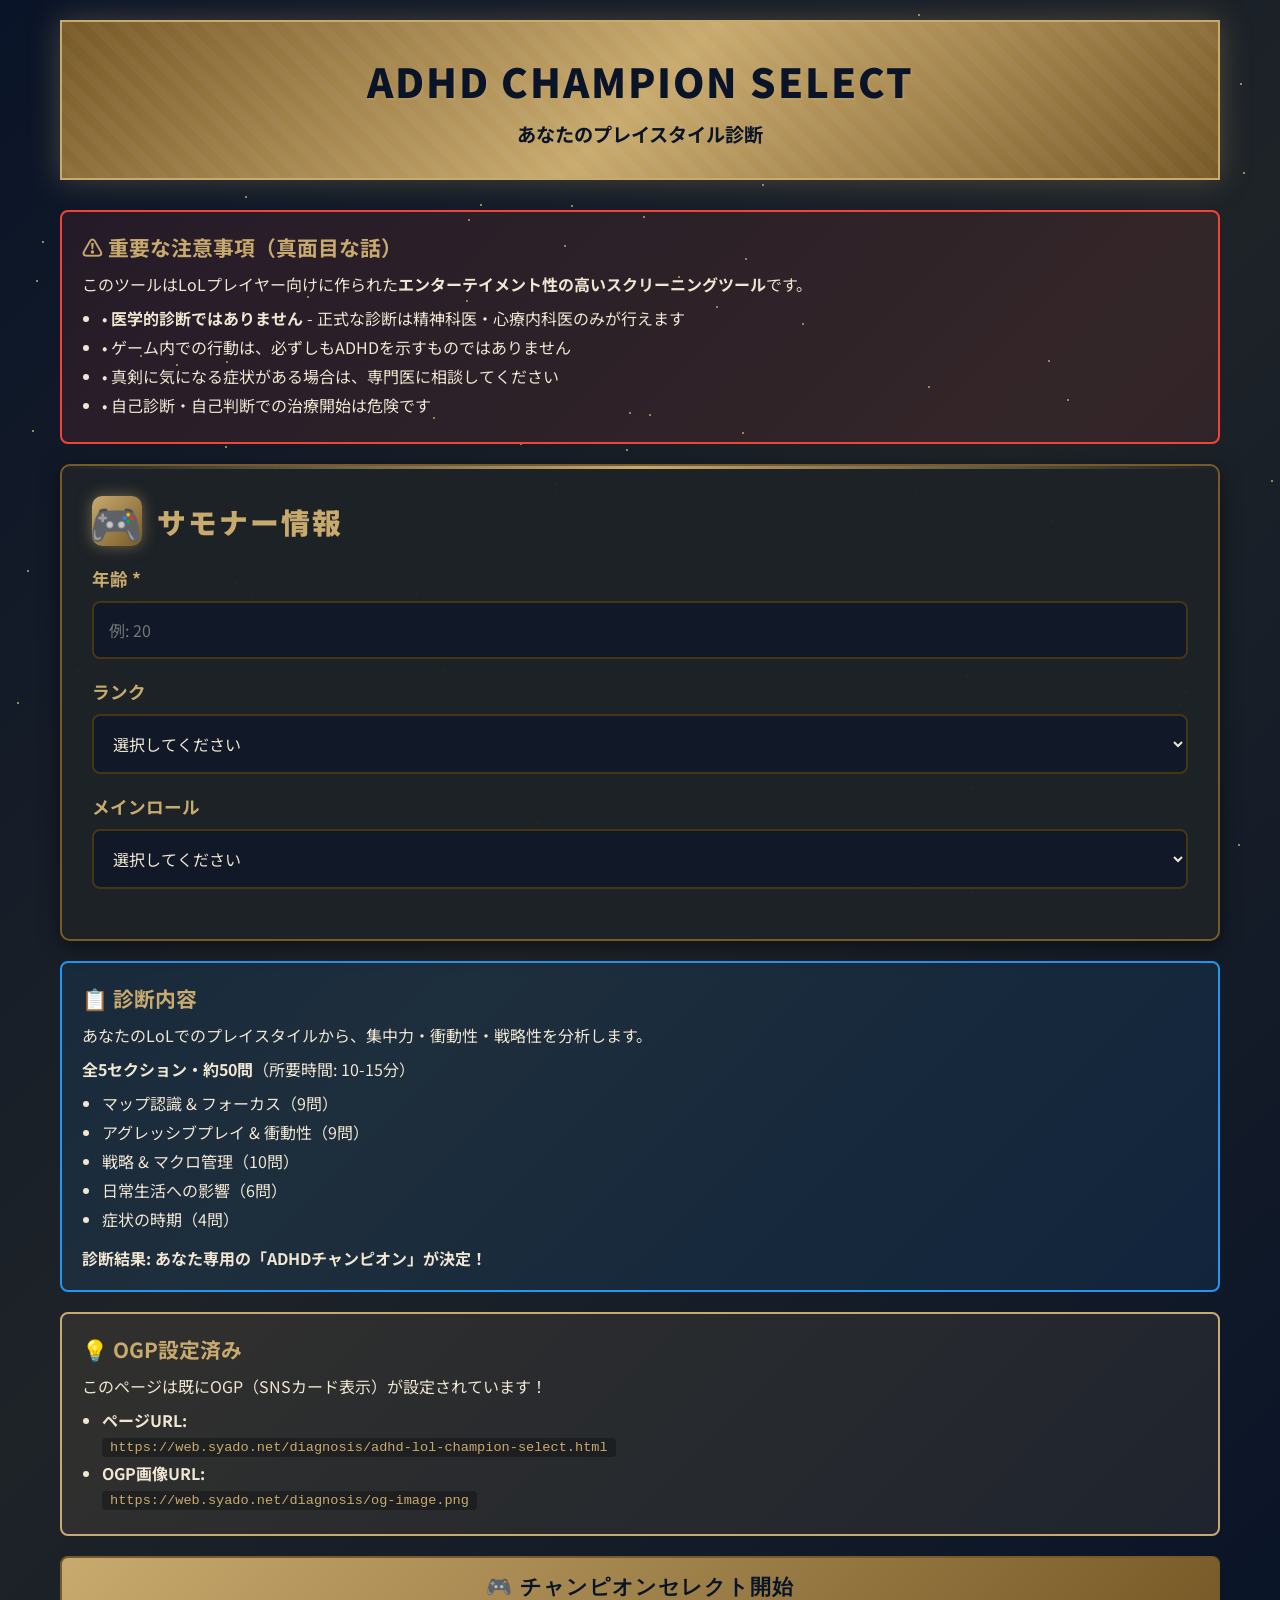
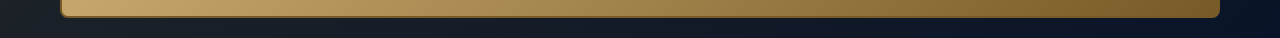
<file: diagnosis/adhd-lol-champion-select.html>
<!DOCTYPE html>
<html lang="ja">
<head>
    <meta charset="UTF-8">
    <meta name="viewport" content="width=device-width, initial-scale=1.0">
    <title>ADHD Champion Select - あなたのプレイスタイル診断</title>
    
    <!-- OGP (Open Graph Protocol) Tags -->
    <meta property="og:title" content="ADHD Champion Select - あなたのプレイスタイル診断" />
    <meta property="og:description" content="LoLプレイヤー向けのADHDスクリーニング診断。あなたのチャンピオンタイプを診断して、プレイスタイルを分析！" />
    <meta property="og:type" content="website" />
    <meta property="og:url" content="https://web.syado.net/diagnosis/adhd-lol-champion-select.html" />
    <meta property="og:image" content="https://web.syado.net/diagnosis/og-image.png" />
    <meta property="og:image:width" content="1200" />
    <meta property="og:image:height" content="630" />
    <meta property="og:site_name" content="ADHD Champion Select" />
    <meta property="og:locale" content="ja_JP" />
    
    <!-- Twitter Card Tags -->
    <meta name="twitter:card" content="summary_large_image" />
    <meta name="twitter:title" content="ADHD Champion Select - あなたのプレイスタイル診断" />
    <meta name="twitter:description" content="LoLプレイヤー向けのADHDスクリーニング診断。あなたのチャンピオンタイプを診断して、プレイスタイルを分析！" />
    <meta name="twitter:image" content="https://web.syado.net/diagnosis/og-image.png" />
    <meta name="twitter:site" content="@yourhandle" />
    
    <!-- General Meta Tags -->
    <meta name="description" content="LoLプレイヤー向けのADHDスクリーニング診断。ゲーム風UIで楽しく自己分析！" />
    <meta name="keywords" content="ADHD,診断,League of Legends,LoL,チャンピオン,プレイスタイル" />
    
    <style>
        @import url('https://fonts.googleapis.com/css2?family=Noto+Sans+JP:wght@400;700;900&display=swap');

        * {
            margin: 0;
            padding: 0;
            box-sizing: border-box;
        }

        body {
            font-family: 'Noto Sans JP', sans-serif;
            background: linear-gradient(135deg, #0a1428 0%, #1e2328 50%, #0a1428 100%);
            min-height: 100vh;
            color: #f0e6d2;
            overflow-x: hidden;
        }

        .stars {
            position: fixed;
            width: 100%;
            height: 100%;
            z-index: 0;
        }

        .star {
            position: absolute;
            width: 2px;
            height: 2px;
            background: #c8aa6e;
            border-radius: 50%;
            animation: twinkle 3s infinite;
        }

        @keyframes twinkle {
            0%, 100% { opacity: 0.3; }
            50% { opacity: 1; }
        }

        .container {
            max-width: 1200px;
            margin: 0 auto;
            padding: 20px;
            position: relative;
            z-index: 1;
        }

        .header {
            background: linear-gradient(135deg, #785a28 0%, #c8aa6e 50%, #785a28 100%);
            border: 2px solid #c8aa6e;
            padding: 30px;
            margin-bottom: 30px;
            position: relative;
            overflow: hidden;
            box-shadow: 0 0 30px rgba(200, 170, 110, 0.3);
        }

        .header::before {
            content: '';
            position: absolute;
            top: -50%;
            left: -50%;
            width: 200%;
            height: 200%;
            background: repeating-linear-gradient(
                45deg,
                transparent,
                transparent 10px,
                rgba(255, 255, 255, 0.03) 10px,
                rgba(255, 255, 255, 0.03) 20px
            );
            animation: scan 20s linear infinite;
        }

        @keyframes scan {
            0% { transform: translate(0, 0); }
            100% { transform: translate(50%, 50%); }
        }

        .header-content {
            position: relative;
            z-index: 1;
        }

        .title {
            font-size: 2.5em;
            font-weight: 900;
            text-align: center;
            color: #0a1428;
            text-shadow: 2px 2px 0 rgba(200, 170, 110, 0.3);
            margin-bottom: 10px;
            letter-spacing: 2px;
        }

        .subtitle {
            text-align: center;
            font-size: 1.2em;
            color: #0a1428;
            font-weight: 700;
        }

        .level-display {
            text-align: center;
            margin: 20px 0;
        }

        .level-badge {
            display: inline-block;
            background: linear-gradient(135deg, #c8aa6e, #785a28);
            color: #0a1428;
            padding: 15px 30px;
            border-radius: 10px;
            font-size: 1.5em;
            font-weight: 900;
            border: 3px solid #785a28;
            box-shadow: 0 0 20px rgba(200, 170, 110, 0.5);
        }

        .xp-bar-container {
            background: #0a1428;
            height: 30px;
            border-radius: 15px;
            border: 2px solid #785a28;
            overflow: hidden;
            position: relative;
            margin: 20px 0;
        }

        .xp-bar {
            height: 100%;
            background: linear-gradient(90deg, #c8aa6e, #f0e6d2);
            transition: width 0.5s ease;
            box-shadow: 0 0 10px rgba(200, 170, 110, 0.8);
        }

        .xp-text {
            position: absolute;
            width: 100%;
            text-align: center;
            line-height: 30px;
            font-weight: 700;
            color: #f0e6d2;
            text-shadow: 1px 1px 2px #000;
        }

        .card {
            background: rgba(30, 35, 40, 0.95);
            border: 2px solid #785a28;
            border-radius: 10px;
            padding: 30px;
            margin-bottom: 20px;
            box-shadow: 0 5px 20px rgba(0, 0, 0, 0.5);
            position: relative;
        }

        .card::before {
            content: '';
            position: absolute;
            top: 0;
            left: 0;
            right: 0;
            height: 3px;
            background: linear-gradient(90deg, transparent, #c8aa6e, transparent);
        }

        .section-title {
            font-size: 1.8em;
            font-weight: 900;
            color: #c8aa6e;
            margin-bottom: 20px;
            text-transform: uppercase;
            letter-spacing: 2px;
            display: flex;
            align-items: center;
            gap: 15px;
        }

        .section-icon {
            width: 50px;
            height: 50px;
            background: linear-gradient(135deg, #c8aa6e, #785a28);
            border-radius: 10px;
            display: flex;
            align-items: center;
            justify-content: center;
            font-size: 1.5em;
            box-shadow: 0 0 15px rgba(200, 170, 110, 0.5);
        }

        .question-card {
            background: rgba(10, 20, 40, 0.6);
            border: 2px solid #463714;
            border-radius: 8px;
            padding: 25px;
            margin-bottom: 20px;
            transition: all 0.3s;
            position: relative;
        }

        .question-card:hover {
            border-color: #785a28;
            box-shadow: 0 0 20px rgba(120, 90, 40, 0.3);
        }

        .question-number {
            position: absolute;
            top: -15px;
            left: 20px;
            background: linear-gradient(135deg, #c8aa6e, #785a28);
            color: #0a1428;
            padding: 8px 16px;
            border-radius: 20px;
            font-weight: 900;
            font-size: 0.9em;
            border: 2px solid #785a28;
        }

        .question-text {
            margin-top: 10px;
            font-size: 1.1em;
            font-weight: 600;
            color: #f0e6d2;
            margin-bottom: 20px;
        }

        .lol-context {
            background: rgba(200, 170, 110, 0.1);
            border-left: 3px solid #c8aa6e;
            padding: 10px 15px;
            margin: 10px 0 15px 0;
            font-size: 0.95em;
            color: #c8aa6e;
            font-style: italic;
        }

        .options-grid {
            display: grid;
            gap: 10px;
        }

        .option-btn {
            background: rgba(30, 35, 40, 0.8);
            border: 2px solid #463714;
            padding: 15px 20px;
            border-radius: 8px;
            cursor: pointer;
            transition: all 0.3s;
            font-size: 1em;
            color: #a09b8c;
            font-weight: 600;
            display: flex;
            align-items: center;
            gap: 15px;
        }

        .option-btn:hover {
            background: rgba(120, 90, 40, 0.3);
            border-color: #785a28;
            color: #f0e6d2;
            transform: translateX(5px);
        }

        .option-btn.selected {
            background: rgba(200, 170, 110, 0.2);
            border-color: #c8aa6e;
            color: #f0e6d2;
            box-shadow: 0 0 15px rgba(200, 170, 110, 0.3);
        }

        .option-icon {
            width: 30px;
            height: 30px;
            border-radius: 50%;
            background: linear-gradient(135deg, #785a28, #463714);
            display: flex;
            align-items: center;
            justify-content: center;
            flex-shrink: 0;
        }

        .btn {
            padding: 15px 40px;
            border: 2px solid #785a28;
            border-radius: 8px;
            font-size: 1.1em;
            font-weight: 700;
            cursor: pointer;
            transition: all 0.3s;
            text-transform: uppercase;
            letter-spacing: 1px;
        }

        .btn-primary {
            background: linear-gradient(135deg, #c8aa6e, #785a28);
            color: #0a1428;
        }

        .btn-primary:hover:not(:disabled) {
            background: linear-gradient(135deg, #f0e6d2, #c8aa6e);
            box-shadow: 0 0 20px rgba(200, 170, 110, 0.5);
            transform: translateY(-2px);
        }

        .btn-secondary {
            background: rgba(30, 35, 40, 0.8);
            color: #c8aa6e;
        }

        .btn-secondary:hover {
            background: rgba(120, 90, 40, 0.3);
            border-color: #c8aa6e;
        }

        .btn:disabled {
            opacity: 0.5;
            cursor: not-allowed;
        }

        .btn-container {
            display: flex;
            gap: 20px;
            margin-top: 30px;
        }

        .btn-container .btn {
            flex: 1;
        }

        .share-buttons button {
            transition: all 0.3s ease;
        }

        .share-buttons button:hover {
            transform: translateY(-3px);
            box-shadow: 0 5px 20px rgba(200, 170, 110, 0.4);
        }

        #shareTwitterBtn:hover {
            background: linear-gradient(135deg, #1DA1F2, #0d8bd9);
        }

        #shareTwitterImageBtn {
            background: linear-gradient(135deg, #1DA1F2, #0d95e8);
        }

        #shareTwitterImageBtn:hover {
            background: linear-gradient(135deg, #1589d4, #0a7bc4);
            box-shadow: 0 5px 25px rgba(29, 161, 242, 0.5);
        }

        #copyTextBtn:hover,
        #saveImageBtn:hover {
            background: rgba(200, 170, 110, 0.3);
        }

        .alert {
            background: rgba(139, 69, 19, 0.2);
            border: 2px solid #8b4513;
            border-radius: 8px;
            padding: 20px;
            margin-bottom: 20px;
        }

        .alert-warning {
            border-color: #ff9800;
            background: rgba(255, 152, 0, 0.1);
        }

        .alert-danger {
            border-color: #f44336;
            background: rgba(244, 67, 54, 0.1);
        }

        .alert-info {
            border-color: #2196F3;
            background: rgba(33, 150, 243, 0.1);
        }

        .alert code {
            font-family: 'Courier New', monospace;
            font-size: 0.9em;
        }

        .alert a {
            font-weight: 700;
            text-decoration: underline;
        }

        .alert h3 {
            color: #c8aa6e;
            margin-bottom: 10px;
            font-size: 1.3em;
        }

        .champion-result {
            text-align: center;
            padding: 40px;
        }

        .champion-portrait {
            width: 200px;
            height: 200px;
            margin: 0 auto 30px;
            background: linear-gradient(135deg, #785a28, #c8aa6e);
            border-radius: 20px;
            border: 4px solid #c8aa6e;
            display: flex;
            align-items: center;
            justify-content: center;
            font-size: 5em;
            box-shadow: 0 0 40px rgba(200, 170, 110, 0.5);
            position: relative;
        }

        .champion-portrait::before {
            content: '';
            position: absolute;
            inset: -10px;
            border-radius: 25px;
            padding: 3px;
            background: linear-gradient(45deg, #c8aa6e, transparent, #c8aa6e);
            -webkit-mask: linear-gradient(#fff 0 0) content-box, linear-gradient(#fff 0 0);
            mask: linear-gradient(#fff 0 0) content-box, linear-gradient(#fff 0 0);
            -webkit-mask-composite: xor;
            mask-composite: exclude;
            animation: rotate 3s linear infinite;
        }

        @keyframes rotate {
            to { transform: rotate(360deg); }
        }

        .champion-name {
            font-size: 2.5em;
            font-weight: 900;
            color: #c8aa6e;
            margin-bottom: 10px;
            text-transform: uppercase;
        }

        .champion-title {
            font-size: 1.2em;
            color: #a09b8c;
            margin-bottom: 30px;
            font-style: italic;
        }

        .stats-grid {
            display: grid;
            grid-template-columns: repeat(auto-fit, minmax(200px, 1fr));
            gap: 20px;
            margin: 30px 0;
        }

        .stat-box {
            background: rgba(10, 20, 40, 0.6);
            border: 2px solid #463714;
            border-radius: 10px;
            padding: 20px;
            text-align: center;
        }

        .stat-value {
            font-size: 2.5em;
            font-weight: 900;
            color: #c8aa6e;
            margin: 10px 0;
        }

        .stat-label {
            color: #a09b8c;
            font-size: 0.9em;
            text-transform: uppercase;
        }

        .stat-bar {
            background: #0a1428;
            height: 8px;
            border-radius: 4px;
            overflow: hidden;
            margin-top: 10px;
        }

        .stat-fill {
            height: 100%;
            background: linear-gradient(90deg, #785a28, #c8aa6e);
            border-radius: 4px;
        }

        .abilities-section {
            background: rgba(10, 20, 40, 0.6);
            border: 2px solid #785a28;
            border-radius: 10px;
            padding: 30px;
            margin: 30px 0;
        }

        .ability {
            display: flex;
            gap: 20px;
            margin-bottom: 25px;
            align-items: flex-start;
        }

        .ability-icon {
            width: 60px;
            height: 60px;
            background: linear-gradient(135deg, #c8aa6e, #785a28);
            border-radius: 10px;
            display: flex;
            align-items: center;
            justify-content: center;
            font-size: 1.5em;
            font-weight: 900;
            color: #0a1428;
            border: 2px solid #c8aa6e;
            flex-shrink: 0;
        }

        .ability-content h4 {
            color: #c8aa6e;
            font-size: 1.2em;
            margin-bottom: 8px;
        }

        .ability-desc {
            color: #a09b8c;
            line-height: 1.6;
        }

        .rank-badge {
            display: inline-block;
            padding: 10px 30px;
            background: linear-gradient(135deg, #785a28, #c8aa6e);
            border: 3px solid #c8aa6e;
            border-radius: 10px;
            font-size: 1.8em;
            font-weight: 900;
            color: #0a1428;
            margin: 20px 0;
            box-shadow: 0 0 30px rgba(200, 170, 110, 0.5);
        }

        .tips-section {
            background: rgba(200, 170, 110, 0.1);
            border: 2px solid #785a28;
            border-radius: 10px;
            padding: 25px;
            margin: 20px 0;
        }

        .tips-section h3 {
            color: #c8aa6e;
            margin-bottom: 15px;
            font-size: 1.3em;
        }

        .tip-item {
            display: flex;
            gap: 15px;
            margin-bottom: 15px;
            padding: 15px;
            background: rgba(10, 20, 40, 0.4);
            border-radius: 8px;
            border-left: 3px solid #c8aa6e;
        }

        .form-group {
            margin-bottom: 20px;
        }

        .form-group label {
            display: block;
            color: #c8aa6e;
            font-weight: 700;
            margin-bottom: 10px;
            font-size: 1.1em;
        }

        .form-control {
            width: 100%;
            padding: 15px;
            background: rgba(10, 20, 40, 0.6);
            border: 2px solid #463714;
            border-radius: 8px;
            color: #f0e6d2;
            font-size: 1em;
            font-family: 'Noto Sans JP', sans-serif;
        }

        .form-control:focus {
            outline: none;
            border-color: #c8aa6e;
            box-shadow: 0 0 15px rgba(200, 170, 110, 0.3);
        }

        @media (max-width: 768px) {
            .title {
                font-size: 1.8em;
            }
            
            .stats-grid {
                grid-template-columns: 1fr;
            }

            .btn-container {
                flex-direction: column;
            }
        }

        .hidden {
            display: none;
        }

        .fade-in {
            animation: fadeIn 0.5s;
        }

        @keyframes fadeIn {
            from { opacity: 0; transform: translateY(20px); }
            to { opacity: 1; transform: translateY(0); }
        }
    </style>
</head>
<body>
    <div class="stars" id="stars"></div>
    <div class="container">
        <div id="app"></div>
    </div>

    <script>
        // Create stars
        const starsContainer = document.getElementById('stars');
        for (let i = 0; i < 100; i++) {
            const star = document.createElement('div');
            star.className = 'star';
            star.style.left = Math.random() * 100 + '%';
            star.style.top = Math.random() * 100 + '%';
            star.style.animationDelay = Math.random() * 3 + 's';
            starsContainer.appendChild(star);
        }

        const app = {
            currentSection: 'intro',
            answers: {},
            level: 1,
            xp: 0,
            maxXp: 100,

            // LoL風の質問
            sections: {
                inattention: {
                    title: 'マップ認識 & フォーカス',
                    icon: '🗺️',
                    questions: [
                        {
                            q: 'レーン戦中、ミニマップのチェックを忘れてガンクを食らうことが多い',
                            lol: 'ジャングラーの位置を見失い、気づいたら背後にいる...'
                        },
                        {
                            q: 'CS取りに集中しすぎて、チームファイトのピンを見逃す',
                            lol: 'ファームしてたら味方が4v5で戦ってた'
                        },
                        {
                            q: 'スキルの説明文を最後まで読めず、パッシブを理解してない',
                            lol: '「このチャンプこんなパッシブあったの！？」'
                        },
                        {
                            q: 'ドラゴンやバロンのタイマーを忘れて、敵に取られる',
                            lol: 'オブジェクトタイマー？そんなのあったっけ？'
                        },
                        {
                            q: 'アイテムビルドを途中で忘れて、変なものを買ってしまう',
                            lol: 'なんでADキャリーなのにAPアイテム買ったんだっけ...'
                        },
                        {
                            q: '敵のサモナースペルのクールダウンを追えない',
                            lol: 'フラッシュ使ったの5分前だっけ？10分前だっけ？'
                        },
                        {
                            q: '集団戦で誰を狙えばいいか分からなくなる',
                            lol: '気づいたらタンクを延々と殴っていた'
                        },
                        {
                            q: 'ワードを置く場所を考えず、適当なところに置いてしまう',
                            lol: 'ワード置いたけど何も見えない位置だった'
                        },
                        {
                            q: 'ゲーム中に別のことを考えて、デスする',
                            lol: '今日の夕飯何だっけ...って考えてたらキルされた'
                        }
                    ]
                },
                hyperactivity: {
                    title: 'アグレッシブプレイ & 衝動性',
                    icon: '⚔️',
                    questions: [
                        {
                            q: 'ファームが退屈で、常にキルを求めてロームしてしまう',
                            lol: 'CS 50でもキル10取ればいいでしょ（負ける）'
                        },
                        {
                            q: '相手が低HPだと、タワーダイブを我慢できない',
                            lol: '「いける！」→「？？？」（トレード1-1）'
                        },
                        {
                            q: 'ピンバックされても突っ込んでしまう',
                            lol: '味方「下がれ」俺「イケる」→ 灰色画面'
                        },
                        {
                            q: 'クールダウン中なのに戦闘を仕掛けてしまう',
                            lol: 'R使えないのに行っちゃった...'
                        },
                        {
                            q: '相手5人いても1人で突っ込んでしまう',
                            lol: 'ペンタキル取れると思った（取れない）'
                        },
                        {
                            q: 'フラッシュを温存できず、無駄に使ってしまう',
                            lol: 'クールタイムなし設定にしてほしい'
                        },
                        {
                            q: 'チャットで煽られると即座に反応してしまう',
                            lol: '「？」→「？？？？？」'
                        },
                        {
                            q: '負けそうでもサレンダー投票にNoを押してしまう',
                            lol: '逆転できる...できるはず...（できない）'
                        },
                        {
                            q: 'フィードしてる味方を見ると、突撃したくなる',
                            lol: '「俺がキャリーしなきゃ！」（フィード加速）'
                        }
                    ]
                },
                additional: {
                    title: '戦略 & マクロ管理',
                    icon: '🎯',
                    questions: [
                        {
                            q: 'ゲーム前に戦略を立てても、実行できない',
                            lol: 'パワースパイク意識するって決めたのに忘れた'
                        },
                        {
                            q: 'レーン優先順位がわからず、適当にプレイしてしまう',
                            lol: 'プッシュすべき？フリーズすべき？わからん'
                        },
                        {
                            q: 'バロンとドラゴンどっちを取るか決められない',
                            lol: '迷ってる間に敵が両方取った'
                        },
                        {
                            q: 'ゲームが長引くと集中力が切れる',
                            lol: '40分超えたら何もわからなくなる'
                        },
                        {
                            q: 'ランクゲームを延々とやってしまう（勝つまでやめられない）',
                            lol: '気づいたら10連敗してた'
                        },
                        {
                            q: '複数レーンの状況を把握できない',
                            lol: 'トップで戦ってる間に全レーン崩壊'
                        },
                        {
                            q: '負けると感情的になり、冷静な判断ができない',
                            lol: 'うおおおお！！リベンジマッチだ！（さらに負ける）'
                        },
                        {
                            q: 'アイテムを買うのを忘れて、1500Gため込む',
                            lol: '完成品買えるゴールド持ってレーン戻ってた'
                        },
                        {
                            q: '新チャンプが出ると、即座にランクで使いたくなる',
                            lol: '練習？いらない。俺は天才だ（0/10/0）'
                        },
                        {
                            q: 'メタが変わると、すぐに新しいビルドを試したくなる',
                            lol: '配信者が使ってたから真似したけど使えない'
                        }
                    ]
                },
                functional: {
                    title: '日常生活への影響',
                    icon: '🏠',
                    questions: [
                        {
                            q: 'LoLのせいで学業・仕事のパフォーマンスが下がった',
                            lol: 'あと1戦...が10戦になって寝不足'
                        },
                        {
                            q: 'LoLの時間管理ができず、約束を破ることが多い',
                            lol: '「すぐ終わる」が3時間後'
                        },
                        {
                            q: 'LoLで負けるとイライラして、家族や友人に当たる',
                            lol: 'ソロキューの後は家族に近づくな危険'
                        },
                        {
                            q: 'ゲーム以外のことに集中できない',
                            lol: '仕事中も次のランク戦のことを考えてる'
                        },
                        {
                            q: 'LoLの課金を止められない',
                            lol: 'スキン全部欲しい（財布が空）'
                        },
                        {
                            q: '重要な予定を忘れて、ゲームしてしまう',
                            lol: '友達との約束すっぽかしてランク回してた'
                        }
                    ]
                },
                temporal: {
                    title: '症状の時期',
                    icon: '⏰',
                    questions: [
                        {
                            q: 'LoL以外でも、子供の頃から「落ち着きない」「集中できない」と言われていた',
                            lol: null
                        },
                        {
                            q: 'これらの特性は半年以上続いている',
                            lol: null
                        },
                        {
                            q: 'ゲーム外（学校・職場・家庭）でも同じような問題がある',
                            lol: null
                        },
                        {
                            q: 'これらの問題が日常生活に実際に支障をきたしている',
                            lol: null
                        }
                    ]
                }
            },

            championTypes: {
                hyperInattentive: {
                    name: 'ザ・ドリーマー',
                    title: '夢見る戦略家',
                    emoji: '💭',
                    description: 'あなたは戦場を彷徨う夢想家。壮大な戦略を思い描くが、その実行には課題がある。マップ全体を見ているようで、実は何も見えていない。',
                    passive: '創造的混沌',
                    passiveDesc: '予測不可能な動きで敵を困惑させる。時々自分も困惑する。',
                    q: 'フォーカス・シフト',
                    qDesc: '注意がランダムに移動する。時には有利に、時には...',
                    w: 'マルチタスク・オーバーロード',
                    wDesc: '同時に5つのことを考える。完遂するのは0.5個。',
                    e: 'タイマー・ブラインド',
                    eDesc: 'オブジェクトタイマーを見えなくする（自分に）。',
                    r: 'クリエイティブ・ブースト',
                    rDesc: '独創的な戦術を思いつく。成功率は要検証。'
                },
                hyperImpulsive: {
                    name: 'ザ・バーサーカー',
                    title: '制御不能の戦士',
                    emoji: '⚡',
                    description: 'あなたは戦場の暴走列車。「考えるより先に行動」がモットー。敵を驚かせるが、味方も驚かせる。',
                    passive: 'ノー・ブレーキ',
                    passiveDesc: '常時30%移動速度上昇、撤退不可。',
                    q: 'タワーダイブ・インスティンクト',
                    qDesc: '低HPの敵を見ると理性が吹き飛ぶ。',
                    w: 'フラッシュ・ウェイスト',
                    wDesc: 'フラッシュのCDが1/3になるが、50%は無意味な使い方をする。',
                    e: 'チャット・ウォリアー',
                    eDesc: '煽りに即座に反応。タイピング中は無防備。',
                    r: 'オール・イン・マッドネス',
                    rDesc: '勝率30%以下の戦闘を仕掛ける。たまに勝つ。'
                },
                combined: {
                    name: 'ザ・カオスメーカー',
                    title: '混沌の具現化',
                    emoji: '🌪️',
                    description: 'あなたは予測不可能性の極致。戦略を立てられず、衝動も抑えられない。敵も味方も、そして自分も何が起こるかわからない。',
                    passive: 'ランダム・ファクター',
                    passiveDesc: 'すべての行動に予測不可能性ボーナス。カオス理論の体現者。',
                    q: 'スキャッター・ブレイン',
                    qDesc: '複数の思考が同時発生。実行は運次第。',
                    w: 'インパルス・オーバードライブ',
                    wDesc: '衝動性200%上昇。計画性90%減少。',
                    e: 'アテンション・ワープ',
                    eDesc: '注意が時空を超えて移動する。',
                    r: 'トータル・アナーキー',
                    rDesc: '完全なる混沌を解き放つ。結果は誰にもわからない。'
                },
                mild: {
                    name: 'ザ・ワイルドカード',
                    title: '不安定な天才',
                    emoji: '🎲',
                    description: 'あなたは時々コントロールを失うが、それが強みになることも。予測不可能な動きは敵を翻弄する。',
                    passive: 'アンプレディクタブル',
                    passiveDesc: '時々驚くべきプレイを見せる。再現性は低い。',
                    q: 'モメンタム・シフト',
                    qDesc: '調子が良い時は無双。悪い時は...察して。',
                    w: 'ハイリスク・ハイリターン',
                    wDesc: '危険なプレイを好む。大勝か大敗か。',
                    e: 'ゾーン・エントランス',
                    eDesc: '稀に完璧な集中状態に入る。',
                    r: 'クラッチ・ジーニアス',
                    rDesc: '窮地で才能が開花する。発動条件は謎。'
                },
                normal: {
                    name: 'ザ・バランサー',
                    title: '調和の探求者',
                    emoji: '⚖️',
                    description: 'あなたは比較的安定したプレイヤー。時々ミスもするが、それは人間だから。',
                    passive: 'ステディ・グロース',
                    passiveDesc: '着実に成長し続ける。派手さはないが信頼できる。',
                    q: 'カルム・ディシジョン',
                    qDesc: '冷静な判断を下せる。大体において。',
                    w: 'チーム・シナジー',
                    wDesc: 'チームプレイが得意。コミュニケーションも取れる。',
                    e: 'リスク・アセスメント',
                    eDesc: '危険を適切に評価できる。',
                    r: 'ストラテジック・エクセレンス',
                    rDesc: '戦略的思考に優れる。実行力もある。'
                }
            },

            init() {
                this.render();
            },

            addXP(amount) {
                this.xp += amount;
                if (this.xp >= this.maxXp) {
                    this.level++;
                    this.xp = this.xp - this.maxXp;
                    this.maxXp = Math.floor(this.maxXp * 1.2);
                }
            },

            render() {
                const appDiv = document.getElementById('app');
                appDiv.className = 'fade-in';
                
                if (this.currentSection === 'intro') {
                    appDiv.innerHTML = this.renderIntro();
                } else if (this.currentSection === 'results') {
                    appDiv.innerHTML = this.renderResults();
                } else {
                    appDiv.innerHTML = this.renderSection();
                }

                this.attachEventListeners();
            },

            renderIntro() {
                return `
                    <div class="header">
                        <div class="header-content">
                            <div class="title">ADHD CHAMPION SELECT</div>
                            <div class="subtitle">あなたのプレイスタイル診断</div>
                        </div>
                    </div>

                    <div class="alert alert-danger">
                        <h3>⚠️ 重要な注意事項（真面目な話）</h3>
                        <p style="margin-bottom: 10px;">このツールはLoLプレイヤー向けに作られた<strong>エンターテイメント性の高いスクリーニングツール</strong>です。</p>
                        <ul style="margin-left: 20px; margin-top: 10px;">
                            <li style="margin: 5px 0;">• <strong>医学的診断ではありません</strong> - 正式な診断は精神科医・心療内科医のみが行えます</li>
                            <li style="margin: 5px 0;">• ゲーム内での行動は、必ずしもADHDを示すものではありません</li>
                            <li style="margin: 5px 0;">• 真剣に気になる症状がある場合は、専門医に相談してください</li>
                            <li style="margin: 5px 0;">• 自己診断・自己判断での治療開始は危険です</li>
                        </ul>
                    </div>

                    <div class="card">
                        <div class="section-title">
                            <div class="section-icon">🎮</div>
                            サモナー情報
                        </div>

                        <div class="form-group">
                            <label>年齢 *</label>
                            <input type="number" id="age" class="form-control" placeholder="例: 20" min="12" max="100">
                        </div>

                        <div class="form-group">
                            <label>ランク</label>
                            <select id="rank" class="form-control">
                                <option value="">選択してください</option>
                                <option value="iron">Iron</option>
                                <option value="bronze">Bronze</option>
                                <option value="silver">Silver</option>
                                <option value="gold">Gold</option>
                                <option value="platinum">Platinum</option>
                                <option value="emerald">Emerald</option>
                                <option value="diamond">Diamond</option>
                                <option value="master">Master+</option>
                            </select>
                        </div>

                        <div class="form-group">
                            <label>メインロール</label>
                            <select id="role" class="form-control">
                                <option value="">選択してください</option>
                                <option value="top">Top</option>
                                <option value="jungle">Jungle</option>
                                <option value="mid">Mid</option>
                                <option value="adc">ADC</option>
                                <option value="support">Support</option>
                                <option value="fill">Fill（全部できる）</option>
                            </select>
                        </div>
                    </div>

                    <div class="alert alert-info">
                        <h3>📋 診断内容</h3>
                        <p style="margin-bottom: 10px;">あなたのLoLでのプレイスタイルから、集中力・衝動性・戦略性を分析します。</p>
                        <p style="margin-bottom: 10px;"><strong>全5セクション・約50問</strong>（所要時間: 10-15分）</p>
                        <ul style="margin-left: 20px; margin-top: 10px;">
                            <li style="margin: 5px 0;">マップ認識 & フォーカス（9問）</li>
                            <li style="margin: 5px 0;">アグレッシブプレイ & 衝動性（9問）</li>
                            <li style="margin: 5px 0;">戦略 & マクロ管理（10問）</li>
                            <li style="margin: 5px 0;">日常生活への影響（6問）</li>
                            <li style="margin: 5px 0;">症状の時期（4問）</li>
                        </ul>
                        <p style="margin-top: 15px; font-weight: 700;">診断結果: あなた専用の「ADHDチャンピオン」が決定！</p>
                    </div>

                    <div class="alert" style="background: rgba(200, 170, 110, 0.1); border-color: #c8aa6e;">
                        <h3>💡 OGP設定済み</h3>
                        <p style="margin-bottom: 10px; color: #f0e6d2;">
                            このページは既にOGP（SNSカード表示）が設定されています！
                        </p>
                        <ul style="margin-left: 20px; color: #f0e6d2;">
                            <li style="margin: 5px 0;">
                                <strong>ページURL:</strong><br>
                                <code style="background: rgba(0,0,0,0.3); padding: 2px 8px; border-radius: 4px; color: #c8aa6e; font-size: 0.85em;">
                                    https://web.syado.net/diagnosis/adhd-lol-champion-select.html
                                </code>
                            </li>
                            <li style="margin: 5px 0;">
                                <strong>OGP画像URL:</strong><br>
                                <code style="background: rgba(0,0,0,0.3); padding: 2px 8px; border-radius: 4px; color: #c8aa6e; font-size: 0.85em;">
                                    https://web.syado.net/diagnosis/og-image.png
                                </code>
                            </li>
                        </ul>
                    </div>

                    <button class="btn btn-primary" style="width: 100%; font-size: 1.3em;" id="startBtn">
                        🎮 チャンピオンセレクト開始
                    </button>
                `;
            },

            renderSection() {
                const sectionKeys = Object.keys(this.sections);
                const currentIndex = sectionKeys.findIndex(key => key === this.currentSection);
                const section = this.sections[this.currentSection];
                
                const totalQuestions = section.questions.length;
                const answeredQuestions = section.questions.filter((_, i) => 
                    this.answers[`${this.currentSection}-${i}`]
                ).length;

                const questionsHTML = section.questions.map((item, i) => {
                    const answer = this.answers[`${this.currentSection}-${i}`];
                    const options = this.currentSection === 'functional' 
                        ? [
                            { value: 'none', label: '影響なし', icon: '😌' },
                            { value: 'mild', label: '軽度', icon: '😐' },
                            { value: 'moderate', label: '中程度', icon: '😰' },
                            { value: 'severe', label: '重度', icon: '😱' }
                        ]
                        : this.currentSection === 'temporal'
                        ? [
                            { value: 'yes', label: 'はい', icon: '✓' },
                            { value: 'no', label: 'いいえ', icon: '✗' },
                            { value: 'unsure', label: 'わからない', icon: '?' }
                        ]
                        : [
                            { value: 'never', label: 'ほぼない', icon: '🟢' },
                            { value: 'sometimes', label: 'ときどき', icon: '🟡' },
                            { value: 'often', label: 'よくある', icon: '🟠' },
                            { value: 'veryOften', label: 'いつも', icon: '🔴' }
                        ];

                    const optionsHTML = options.map(opt => `
                        <div class="option-btn ${answer === opt.value ? 'selected' : ''}" 
                             data-section="${this.currentSection}" 
                             data-index="${i}" 
                             data-value="${opt.value}">
                            <div class="option-icon">${opt.icon}</div>
                            <span>${opt.label}</span>
                        </div>
                    `).join('');

                    return `
                        <div class="question-card">
                            <div class="question-number">Q${i + 1}</div>
                            <div class="question-text">${item.q}</div>
                            ${item.lol ? `<div class="lol-context">💬 ${item.lol}</div>` : ''}
                            <div class="options-grid">
                                ${optionsHTML}
                            </div>
                        </div>
                    `;
                }).join('');

                return `
                    <div class="header">
                        <div class="header-content">
                            <div class="level-display">
                                <div class="level-badge">LEVEL ${this.level}</div>
                            </div>
                            <div class="xp-bar-container">
                                <div class="xp-bar" style="width: ${(this.xp / this.maxXp) * 100}%"></div>
                                <div class="xp-text">${this.xp} / ${this.maxXp} XP</div>
                            </div>
                        </div>
                    </div>

                    <div class="card">
                        <div class="section-title">
                            <div class="section-icon">${section.icon}</div>
                            ${section.title}
                        </div>

                        <div style="background: rgba(200, 170, 110, 0.1); padding: 15px; border-radius: 8px; margin-bottom: 20px;">
                            <div style="color: #c8aa6e; font-weight: 700;">
                                進捗: ${answeredQuestions} / ${totalQuestions} 問完了
                            </div>
                        </div>

                        ${questionsHTML}
                    </div>

                    <div class="btn-container">
                        <button class="btn btn-secondary" id="backBtn">
                            ← 戻る
                        </button>
                        <button class="btn btn-primary" id="nextBtn" ${answeredQuestions < totalQuestions ? 'disabled' : ''}>
                            ${currentIndex === sectionKeys.length - 1 ? '🎯 診断結果を見る' : '次へ →'}
                        </button>
                    </div>
                `;
            },

            renderResults() {
                const scores = this.calculateScores();
                const champion = this.determineChampion(scores);

                return `
                    <div class="header">
                        <div class="header-content">
                            <div class="title">診断完了！</div>
                            <div class="subtitle">あなたのチャンピオンが決定しました</div>
                        </div>
                    </div>

                    <div class="card champion-result">
                        <div class="champion-portrait">${champion.emoji}</div>
                        <div class="champion-name">${champion.name}</div>
                        <div class="champion-title">『${champion.title}』</div>
                        <p style="font-size: 1.1em; color: #a09b8c; line-height: 1.8; max-width: 600px; margin: 0 auto;">
                            ${champion.description}
                        </p>
                    </div>

                    <div class="card">
                        <div class="section-title">
                            <div class="section-icon">📊</div>
                            ステータス
                        </div>

                        <div class="stats-grid">
                            <div class="stat-box">
                                <div class="stat-label">不注意症状</div>
                                <div class="stat-value">${scores.inattention}/9</div>
                                <div class="stat-bar">
                                    <div class="stat-fill" style="width: ${(scores.inattention / 9) * 100}%"></div>
                                </div>
                            </div>
                            <div class="stat-box">
                                <div class="stat-label">衝動性</div>
                                <div class="stat-value">${scores.hyperactivity}/9</div>
                                <div class="stat-bar">
                                    <div class="stat-fill" style="width: ${(scores.hyperactivity / 9) * 100}%"></div>
                                </div>
                            </div>
                            <div class="stat-box">
                                <div class="stat-label">戦略性の課題</div>
                                <div class="stat-value">${scores.additional}/10</div>
                                <div class="stat-bar">
                                    <div class="stat-fill" style="width: ${(scores.additional / 10) * 100}%"></div>
                                </div>
                            </div>
                            <div class="stat-box">
                                <div class="stat-label">日常への影響</div>
                                <div class="stat-value">${scores.functional}/6</div>
                                <div class="stat-bar">
                                    <div class="stat-fill" style="width: ${(scores.functional / 6) * 100}%"></div>
                                </div>
                            </div>
                        </div>
                    </div>

                    <div class="abilities-section">
                        <div class="section-title" style="justify-content: center;">
                            <div class="section-icon">✨</div>
                            チャンピオンアビリティ
                        </div>

                        <div class="ability">
                            <div class="ability-icon">P</div>
                            <div class="ability-content">
                                <h4>${champion.passive}</h4>
                                <div class="ability-desc">${champion.passiveDesc}</div>
                            </div>
                        </div>

                        <div class="ability">
                            <div class="ability-icon">Q</div>
                            <div class="ability-content">
                                <h4>${champion.q}</h4>
                                <div class="ability-desc">${champion.qDesc}</div>
                            </div>
                        </div>

                        <div class="ability">
                            <div class="ability-icon">W</div>
                            <div class="ability-content">
                                <h4>${champion.w}</h4>
                                <div class="ability-desc">${champion.wDesc}</div>
                            </div>
                        </div>

                        <div class="ability">
                            <div class="ability-icon">E</div>
                            <div class="ability-content">
                                <h4>${champion.e}</h4>
                                <div class="ability-desc">${champion.eDesc}</div>
                            </div>
                        </div>

                        <div class="ability">
                            <div class="ability-icon">R</div>
                            <div class="ability-content">
                                <h4>${champion.r}</h4>
                                <div class="ability-desc">${champion.rDesc}</div>
                            </div>
                        </div>
                    </div>

                    ${this.renderRecommendations(scores)}

                    <div class="alert alert-danger">
                        <h3>⚠️ 真面目な話（もう一度）</h3>
                        <p style="margin-bottom: 10px;">このツールはエンターテイメント目的で、LoLプレイヤー向けに作られています。</p>
                        <ul style="margin-left: 20px;">
                            <li style="margin: 5px 0;">• これは医学的診断ではありません</li>
                            <li style="margin: 5px 0;">• 本当に困っている場合は、精神科医・心療内科医に相談してください</li>
                            <li style="margin: 5px 0;">• ADHDは適切な治療で大きく改善できます</li>
                            <li style="margin: 5px 0;">• 自己判断での薬の使用は危険です</li>
                        </ul>
                    </div>

                    <div class="alert alert-info">
                        <h3>✅ OGP設定完了！</h3>
                        <p style="margin-bottom: 10px;">
                            このページは既にOGP（SNSカード表示）が設定されています。画像をアップロードすれば、SNSでカード表示されます！
                        </p>
                        <ol style="margin-left: 20px;">
                            <li style="margin: 8px 0;">
                                <strong>下の「OGP画像を生成」ボタンをクリック</strong>
                            </li>
                            <li style="margin: 8px 0;">
                                <strong>og-image.png をダウンロード</strong>
                            </li>
                            <li style="margin: 8px 0;">
                                <strong>サーバーにアップロード:</strong><br>
                                <code style="background: rgba(0,0,0,0.3); padding: 2px 8px; border-radius: 4px;">
                                    https://web.syado.net/diagnosis/og-image.png
                                </code>
                            </li>
                            <li style="margin: 8px 0;">
                                <strong>確認:</strong><br>
                                <a href="https://cards-dev.twitter.com/validator" target="_blank" style="color: #c8aa6e; text-decoration: underline;">Twitter Card Validator</a> でテスト
                            </li>
                        </ol>
                        <button class="btn btn-primary" id="generateOGImageBtn" style="margin-top: 15px; width: 100%;">
                            🖼️ OGP画像を生成（1200x630px）
                        </button>
                    </div>

                    <div class="card" style="background: rgba(200, 170, 110, 0.1);">
                        <div class="section-title">
                            <div class="section-icon">📤</div>
                            結果をシェアする
                        </div>
                        
                        <div class="share-buttons" style="display: grid; grid-template-columns: repeat(auto-fit, minmax(200px, 1fr)); gap: 15px;">
                            <button class="btn btn-primary" id="shareTwitterImageBtn" style="display: flex; align-items: center; justify-content: center; gap: 10px;">
                                <span style="font-size: 1.3em;">𝕏</span>
                                画像付きでシェア
                            </button>
                            <button class="btn btn-secondary" id="shareTwitterBtn" style="display: flex; align-items: center; justify-content: center; gap: 10px;">
                                <span style="font-size: 1.3em;">𝕏</span>
                                テキストのみ
                            </button>
                            <button class="btn btn-secondary" id="copyTextBtn" style="display: flex; align-items: center; justify-content: center; gap: 10px;">
                                📋
                                テキストコピー
                            </button>
                            <button class="btn btn-secondary" id="saveImageBtn" style="display: flex; align-items: center; justify-content: center; gap: 10px;">
                                🖼️
                                画像保存
                            </button>
                        </div>

                        <div id="shareMessage" style="margin-top: 15px; padding: 15px; border-radius: 8px; display: none;"></div>
                    </div>

                    <div class="btn-container">
                        <button class="btn btn-primary" id="restartBtn" style="width: 100%;">
                            🔄 もう一度診断する
                        </button>
                    </div>
                `;
            },

            renderRecommendations(scores) {
                const severity = this.getSeverity(scores);

                if (severity === 'high') {
                    return `
                        <div class="alert alert-warning">
                            <h3>⚠️ 推奨事項</h3>
                            <p style="margin-bottom: 15px;">
                                スコアが高めです。もしゲーム外でも同様の困難を感じている場合は、
                                専門医（精神科・心療内科）への相談を検討してください。
                            </p>
                        </div>

                        <div class="tips-section">
                            <h3>🎯 プレイ改善のヒント</h3>
                            <div class="tip-item">
                                <div>💡</div>
                                <div>
                                    <strong>ミニマップにタイマーを設定</strong><br>
                                    5秒ごとにミニマップを見る習慣をつけよう
                                </div>
                            </div>
                            <div class="tip-item">
                                <div>💡</div>
                                <div>
                                    <strong>チェックリストを作る</strong><br>
                                    ゲーム開始前に「今回意識すること」を3つ決めよう
                                </div>
                            </div>
                            <div class="tip-item">
                                <div>💡</div>
                                <div>
                                    <strong>休憩を取る</strong><br>
                                    2ゲームに1回は休憩。集中力がリセットされる
                                </div>
                            </div>
                        </div>
                    `;
                } else if (severity === 'medium') {
                    return `
                        <div class="tips-section">
                            <h3>🎯 プレイ改善のヒント</h3>
                            <div class="tip-item">
                                <div>💡</div>
                                <div>
                                    <strong>得意なチャンピオンを絞る</strong><br>
                                    3-5体に絞ると、マクロに集中できる
                                </div>
                            </div>
                            <div class="tip-item">
                                <div>💡</div>
                                <div>
                                    <strong>リプレイを見る</strong><br>
                                    自分のミスパターンを分析しよう
                                </div>
                            </div>
                            <div class="tip-item">
                                <div>💡</div>
                                <div>
                                    <strong>プレイ時間を管理</strong><br>
                                    連続プレイは判断力を低下させる
                                </div>
                            </div>
                        </div>
                    `;
                } else {
                    return `
                        <div class="tips-section">
                            <h3>✨ あなたの強み</h3>
                            <div class="tip-item">
                                <div>⭐</div>
                                <div>
                                    比較的安定したプレイスタイル。この調子で成長を続けよう！
                                </div>
                            </div>
                        </div>
                    `;
                }
            },

            calculateScores() {
                let inattention = 0, hyperactivity = 0, additional = 0, functional = 0, temporal = 0;

                // Inattention
                for (let i = 0; i < 9; i++) {
                    const ans = this.answers[`inattention-${i}`];
                    if (ans === 'often' || ans === 'veryOften') inattention++;
                }

                // Hyperactivity
                for (let i = 0; i < 9; i++) {
                    const ans = this.answers[`hyperactivity-${i}`];
                    if (ans === 'often' || ans === 'veryOften') hyperactivity++;
                }

                // Additional
                for (let i = 0; i < 10; i++) {
                    const ans = this.answers[`additional-${i}`];
                    if (ans === 'often' || ans === 'veryOften') additional++;
                }

                // Functional
                for (let i = 0; i < 6; i++) {
                    const ans = this.answers[`functional-${i}`];
                    if (ans === 'moderate' || ans === 'severe') functional++;
                }

                // Temporal
                for (let i = 0; i < 4; i++) {
                    const ans = this.answers[`temporal-${i}`];
                    if (ans === 'yes') temporal++;
                }

                return { inattention, hyperactivity, additional, functional, temporal };
            },

            determineChampion(scores) {
                const inattentionHigh = scores.inattention >= 5;
                const hyperactivityHigh = scores.hyperactivity >= 5;

                if (inattentionHigh && hyperactivityHigh) {
                    return this.championTypes.combined;
                } else if (inattentionHigh) {
                    return this.championTypes.hyperInattentive;
                } else if (hyperactivityHigh) {
                    return this.championTypes.hyperImpulsive;
                } else if (scores.inattention + scores.hyperactivity >= 8) {
                    return this.championTypes.mild;
                } else {
                    return this.championTypes.normal;
                }
            },

            getSeverity(scores) {
                if ((scores.inattention >= 5 || scores.hyperactivity >= 5) && scores.functional >= 2) {
                    return 'high';
                } else if (scores.inattention + scores.hyperactivity >= 8) {
                    return 'medium';
                } else {
                    return 'low';
                }
            },

            attachEventListeners() {
                const startBtn = document.getElementById('startBtn');
                if (startBtn) {
                    const ageInput = document.getElementById('age');
                    ageInput?.addEventListener('input', () => {
                        startBtn.disabled = !ageInput.value || ageInput.value < 12;
                    });

                    startBtn.addEventListener('click', () => {
                        this.currentSection = 'inattention';
                        this.addXP(10);
                        this.render();
                        window.scrollTo(0, 0);
                    });
                }

                const optionBtns = document.querySelectorAll('.option-btn');
                optionBtns.forEach(btn => {
                    btn.addEventListener('click', () => {
                        const section = btn.dataset.section;
                        const index = btn.dataset.index;
                        const value = btn.dataset.value;
                        const key = `${section}-${index}`;
                        
                        if (!this.answers[key]) {
                            this.addXP(5);
                        }
                        
                        this.answers[key] = value;
                        this.render();
                    });
                });

                const backBtn = document.getElementById('backBtn');
                if (backBtn) {
                    backBtn.addEventListener('click', () => {
                        const sections = ['inattention', 'hyperactivity', 'additional', 'functional', 'temporal'];
                        const currentIndex = sections.indexOf(this.currentSection);
                        this.currentSection = currentIndex === 0 ? 'intro' : sections[currentIndex - 1];
                        this.render();
                        window.scrollTo(0, 0);
                    });
                }

                const nextBtn = document.getElementById('nextBtn');
                if (nextBtn && !nextBtn.disabled) {
                    nextBtn.addEventListener('click', () => {
                        const sections = ['inattention', 'hyperactivity', 'additional', 'functional', 'temporal'];
                        const currentIndex = sections.indexOf(this.currentSection);
                        
                        if (currentIndex === sections.length - 1) {
                            this.currentSection = 'results';
                            this.addXP(50);
                        } else {
                            this.currentSection = sections[currentIndex + 1];
                            this.addXP(10);
                        }
                        
                        this.render();
                        window.scrollTo(0, 0);
                    });
                }

                const restartBtn = document.getElementById('restartBtn');
                if (restartBtn) {
                    restartBtn.addEventListener('click', () => {
                        this.currentSection = 'intro';
                        this.answers = {};
                        this.level = 1;
                        this.xp = 0;
                        this.maxXp = 100;
                        this.render();
                        window.scrollTo(0, 0);
                    });
                }

                // Share buttons
                const shareTwitterImageBtn = document.getElementById('shareTwitterImageBtn');
                if (shareTwitterImageBtn) {
                    shareTwitterImageBtn.addEventListener('click', () => {
                        this.shareToTwitterWithImage();
                    });
                }

                const shareTwitterBtn = document.getElementById('shareTwitterBtn');
                if (shareTwitterBtn) {
                    shareTwitterBtn.addEventListener('click', () => {
                        this.shareToTwitter();
                    });
                }

                const copyTextBtn = document.getElementById('copyTextBtn');
                if (copyTextBtn) {
                    copyTextBtn.addEventListener('click', () => {
                        this.copyResultText();
                    });
                }

                const saveImageBtn = document.getElementById('saveImageBtn');
                if (saveImageBtn) {
                    saveImageBtn.addEventListener('click', () => {
                        this.saveResultImage();
                    });
                }

                const generateOGImageBtn = document.getElementById('generateOGImageBtn');
                if (generateOGImageBtn) {
                    generateOGImageBtn.addEventListener('click', () => {
                        this.generateOGImage();
                    });
                }
            },

            shareToTwitterWithImage() {
                const scores = this.calculateScores();
                const champion = this.determineChampion(scores);
                
                // まず画像を生成してダウンロード
                this.generateAndDownloadImage(champion, scores, () => {
                    // 画像ダウンロード後、案内メッセージを表示
                    this.showShareMessage('📥 画像をダウンロードしました！\n⏳ 3秒後にツイート画面を開きます...', 'success');
                    
                    // 3秒待ってからツイート画面を開く
                    setTimeout(() => {
                        const text = `【ADHD Champion Select】\n私のチャンピオンは「${champion.name}」${champion.emoji}\n『${champion.title}』\n\n不注意: ${scores.inattention}/9\n衝動性: ${scores.hyperactivity}/9\n\n↓ダウンロードした画像を添付してツイート！`;
                        
                        const twitterUrl = `https://twitter.com/intent/tweet?text=${encodeURIComponent(text)}`;
                        window.open(twitterUrl, '_blank');
                        
                        this.showShareMessage('✅ ダウンロードした画像をツイートに添付してください！', 'success');
                    }, 3000);
                });
            },

            shareToTwitter() {
                const scores = this.calculateScores();
                const champion = this.determineChampion(scores);
                
                const text = `【ADHD Champion Select】\n私のチャンピオンは「${champion.name}」${champion.emoji}\n『${champion.title}』\n\n不注意: ${scores.inattention}/9\n衝動性: ${scores.hyperactivity}/9\n\nあなたも診断してみよう！`;
                
                const url = 'https://web.syado.net/diagnosis/adhd-lol-champion-select.html';
                const twitterUrl = `https://twitter.com/intent/tweet?text=${encodeURIComponent(text)}&url=${encodeURIComponent(url)}`;
                
                window.open(twitterUrl, '_blank');
            },

            copyResultText() {
                const scores = this.calculateScores();
                const champion = this.determineChampion(scores);
                
                const text = `━━━━━━━━━━━━━━━━━━
🎮 ADHD Champion Select
━━━━━━━━━━━━━━━━━━

あなたのチャンピオン: ${champion.name} ${champion.emoji}
称号: ${champion.title}

${champion.description}

━━━━━━━━━━━━━━━━━━
📊 ステータス
━━━━━━━━━━━━━━━━━━
不注意症状:      ${scores.inattention}/9 ${'█'.repeat(scores.inattention)}${'░'.repeat(9-scores.inattention)}
衝動性:          ${scores.hyperactivity}/9 ${'█'.repeat(scores.hyperactivity)}${'░'.repeat(9-scores.hyperactivity)}
戦略性の課題:    ${scores.additional}/10 ${'█'.repeat(scores.additional)}${'░'.repeat(10-scores.additional)}
日常への影響:    ${scores.functional}/6 ${'█'.repeat(scores.functional)}${'░'.repeat(6-scores.functional)}

━━━━━━━━━━━━━━━━━━
✨ アビリティ
━━━━━━━━━━━━━━━━━━
[P] ${champion.passive}
${champion.passiveDesc}

[Q] ${champion.q}
${champion.qDesc}

[W] ${champion.w}
${champion.wDesc}

[E] ${champion.e}
${champion.eDesc}

[R] ${champion.r}
${champion.rDesc}

━━━━━━━━━━━━━━━━━━`;

                navigator.clipboard.writeText(text).then(() => {
                    this.showShareMessage('✅ テキストをクリップボードにコピーしました！', 'success');
                }).catch(() => {
                    this.showShareMessage('❌ コピーに失敗しました', 'error');
                });
            },

            saveResultImage() {
                const scores = this.calculateScores();
                const champion = this.determineChampion(scores);
                
                this.generateAndDownloadImage(champion, scores, () => {
                    this.showShareMessage('✅ 画像を保存しました！', 'success');
                });
            },

            generateAndDownloadImage(champion, scores, callback) {

                const canvas = document.createElement('canvas');
                canvas.width = 1200;
                canvas.height = 1400;
                const ctx = canvas.getContext('2d');

                // Background gradient
                const gradient = ctx.createLinearGradient(0, 0, 0, canvas.height);
                gradient.addColorStop(0, '#0a1428');
                gradient.addColorStop(0.5, '#1e2328');
                gradient.addColorStop(1, '#0a1428');
                ctx.fillStyle = gradient;
                ctx.fillRect(0, 0, canvas.width, canvas.height);

                // Stars
                ctx.fillStyle = '#c8aa6e';
                for (let i = 0; i < 50; i++) {
                    const x = Math.random() * canvas.width;
                    const y = Math.random() * canvas.height;
                    const size = Math.random() * 2 + 1;
                    ctx.beginPath();
                    ctx.arc(x, y, size, 0, Math.PI * 2);
                    ctx.fill();
                }

                // Border
                ctx.strokeStyle = '#c8aa6e';
                ctx.lineWidth = 4;
                ctx.strokeRect(20, 20, canvas.width - 40, canvas.height - 40);

                // Title
                ctx.fillStyle = '#c8aa6e';
                ctx.font = 'bold 60px Arial';
                ctx.textAlign = 'center';
                ctx.fillText('ADHD CHAMPION SELECT', canvas.width / 2, 100);

                // Champion emoji (large)
                ctx.font = '200px Arial';
                ctx.fillText(champion.emoji, canvas.width / 2, 320);

                // Champion name
                ctx.font = 'bold 70px Arial';
                ctx.fillStyle = '#c8aa6e';
                ctx.fillText(champion.name, canvas.width / 2, 430);

                // Champion title
                ctx.font = 'italic 40px Arial';
                ctx.fillStyle = '#a09b8c';
                ctx.fillText(`『${champion.title}』`, canvas.width / 2, 490);

                // Description (word wrap)
                ctx.font = '28px Arial';
                ctx.fillStyle = '#f0e6d2';
                const words = champion.description.split('');
                let line = '';
                let y = 560;
                const maxWidth = 1000;
                
                for (let i = 0; i < words.length; i++) {
                    const testLine = line + words[i];
                    const metrics = ctx.measureText(testLine);
                    if (metrics.width > maxWidth && i > 0) {
                        ctx.fillText(line, canvas.width / 2, y);
                        line = words[i];
                        y += 40;
                    } else {
                        line = testLine;
                    }
                }
                ctx.fillText(line, canvas.width / 2, y);

                // Stats section
                y += 80;
                ctx.fillStyle = '#c8aa6e';
                ctx.font = 'bold 40px Arial';
                ctx.fillText('━━━━ ステータス ━━━━', canvas.width / 2, y);

                // Draw stats
                const stats = [
                    { label: '不注意症状', value: scores.inattention, max: 9 },
                    { label: '衝動性', value: scores.hyperactivity, max: 9 },
                    { label: '戦略性の課題', value: scores.additional, max: 10 },
                    { label: '日常への影響', value: scores.functional, max: 6 }
                ];

                y += 60;
                ctx.font = '32px Arial';
                ctx.textAlign = 'left';

                stats.forEach(stat => {
                    // Label
                    ctx.fillStyle = '#f0e6d2';
                    ctx.fillText(stat.label, 150, y);

                    // Value
                    ctx.textAlign = 'right';
                    ctx.fillStyle = '#c8aa6e';
                    ctx.fillText(`${stat.value}/${stat.max}`, 1050, y);

                    // Bar background
                    ctx.fillStyle = '#0a1428';
                    ctx.fillRect(150, y + 10, 900, 20);

                    // Bar fill
                    const barWidth = (stat.value / stat.max) * 900;
                    const barGradient = ctx.createLinearGradient(150, 0, 150 + barWidth, 0);
                    barGradient.addColorStop(0, '#785a28');
                    barGradient.addColorStop(1, '#c8aa6e');
                    ctx.fillStyle = barGradient;
                    ctx.fillRect(150, y + 10, barWidth, 20);

                    ctx.textAlign = 'left';
                    y += 70;
                });

                // Footer
                y = canvas.height - 80;
                ctx.textAlign = 'center';
                ctx.font = 'bold 28px Arial';
                ctx.fillStyle = '#785a28';
                ctx.fillText('あなたも診断してみよう！', canvas.width / 2, y);

                // Convert to blob and download
                canvas.toBlob((blob) => {
                    const url = URL.createObjectURL(blob);
                    const a = document.createElement('a');
                    a.href = url;
                    a.download = `adhd-champion-${champion.name.replace(/\s/g, '-')}.png`;
                    document.body.appendChild(a);
                    a.click();
                    document.body.removeChild(a);
                    URL.revokeObjectURL(url);
                    
                    if (callback) {
                        callback();
                    }
                });
            },

            showShareMessage(message, type) {
                const messageDiv = document.getElementById('shareMessage');
                if (messageDiv) {
                    messageDiv.innerHTML = message.replace(/\n/g, '<br>');
                    messageDiv.style.display = 'block';
                    messageDiv.style.background = type === 'success' 
                        ? 'rgba(76, 175, 80, 0.2)' 
                        : 'rgba(244, 67, 54, 0.2)';
                    messageDiv.style.border = type === 'success'
                        ? '2px solid #4CAF50'
                        : '2px solid #f44336';
                    messageDiv.style.color = type === 'success' ? '#4CAF50' : '#f44336';

                    setTimeout(() => {
                        messageDiv.style.display = 'none';
                    }, 5000);
                }
            },

            generateOGImage() {
                const canvas = document.createElement('canvas');
                canvas.width = 1200;
                canvas.height = 630;
                const ctx = canvas.getContext('2d');

                // Background gradient
                const gradient = ctx.createLinearGradient(0, 0, 0, canvas.height);
                gradient.addColorStop(0, '#0a1428');
                gradient.addColorStop(0.5, '#1e2328');
                gradient.addColorStop(1, '#0a1428');
                ctx.fillStyle = gradient;
                ctx.fillRect(0, 0, canvas.width, canvas.height);

                // Stars
                ctx.fillStyle = '#c8aa6e';
                for (let i = 0; i < 80; i++) {
                    const x = Math.random() * canvas.width;
                    const y = Math.random() * canvas.height;
                    const size = Math.random() * 2 + 1;
                    ctx.beginPath();
                    ctx.arc(x, y, size, 0, Math.PI * 2);
                    ctx.fill();
                }

                // Border
                ctx.strokeStyle = '#c8aa6e';
                ctx.lineWidth = 6;
                ctx.strokeRect(20, 20, canvas.width - 40, canvas.height - 40);

                // Title
                ctx.fillStyle = '#c8aa6e';
                ctx.font = 'bold 80px Arial';
                ctx.textAlign = 'center';
                ctx.fillText('ADHD CHAMPION SELECT', canvas.width / 2, 140);

                // Icon/Emoji
                ctx.font = '200px Arial';
                ctx.fillText('🎮', canvas.width / 2, 350);

                // Subtitle
                ctx.font = 'bold 50px Arial';
                ctx.fillStyle = '#a09b8c';
                ctx.fillText('あなたのプレイスタイル診断', canvas.width / 2, 450);

                // Description
                ctx.font = '35px Arial';
                ctx.fillStyle = '#f0e6d2';
                ctx.fillText('LoLプレイヤー向けADHDスクリーニングツール', canvas.width / 2, 520);

                // Footer
                ctx.font = 'bold 30px Arial';
                ctx.fillStyle = '#785a28';
                ctx.fillText('診断してあなたのチャンピオンを見つけよう！', canvas.width / 2, 580);

                // Convert to blob and download
                canvas.toBlob((blob) => {
                    const url = URL.createObjectURL(blob);
                    const a = document.createElement('a');
                    a.href = url;
                    a.download = 'og-image.png';
                    document.body.appendChild(a);
                    a.click();
                    document.body.removeChild(a);
                    URL.revokeObjectURL(url);
                    
                    this.showShareMessage('✅ OGP画像（og-image.png）を保存しました！\nこの画像をサーバーにアップロードして、HTMLのog:imageタグのURLを更新してください。', 'success');
                });
            }
        };

        document.addEventListener('DOMContentLoaded', () => {
            app.init();
        });
    </script>
</body>
</html>
</file>
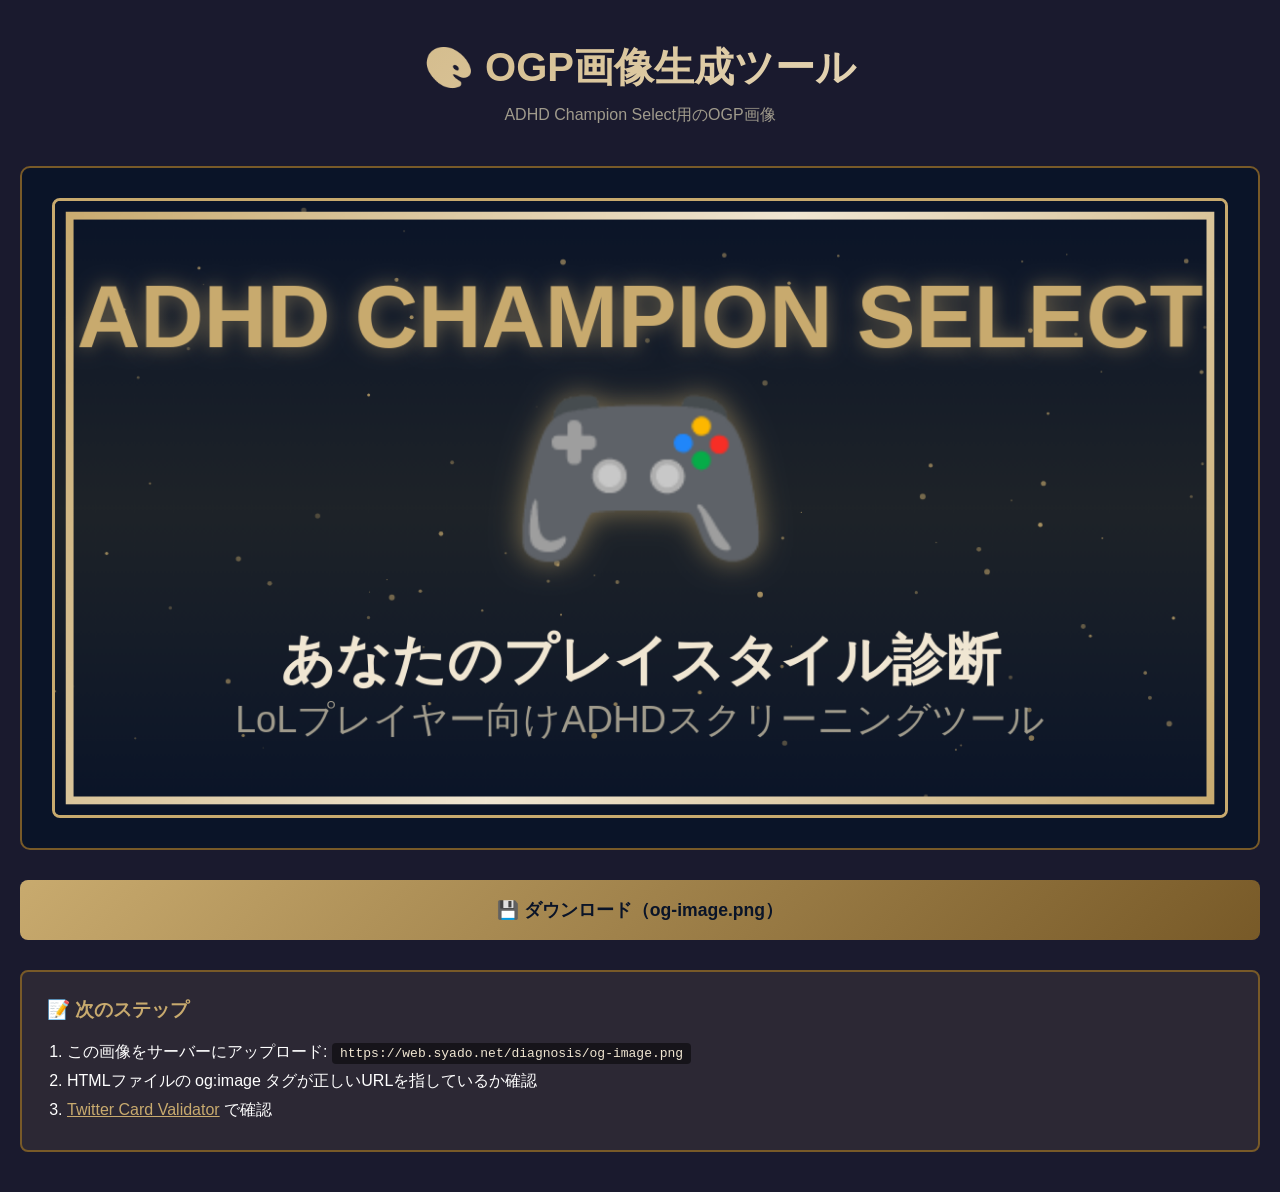
<file: diagnosis/og-image-generator.html>
<!DOCTYPE html>
<html lang="ja">
<head>
    <meta charset="UTF-8">
    <meta name="viewport" content="width=device-width, initial-scale=1.0">
    <title>OGP画像生成ツール</title>
    <style>
        * { margin: 0; padding: 0; box-sizing: border-box; }
        body {
            font-family: Arial, sans-serif;
            background: #1a1a2e;
            color: #fff;
            padding: 40px 20px;
            display: flex;
            justify-content: center;
            align-items: center;
            min-height: 100vh;
        }
        .container { max-width: 1300px; width: 100%; }
        .header { text-align: center; margin-bottom: 40px; }
        h1 {
            font-size: 2.5em;
            margin-bottom: 10px;
            background: linear-gradient(135deg, #c8aa6e, #f0e6d2);
            -webkit-background-clip: text;
            -webkit-text-fill-color: transparent;
        }
        .preview-container {
            background: #0a1428;
            border: 2px solid #785a28;
            border-radius: 10px;
            padding: 30px;
            margin-bottom: 30px;
        }
        #preview {
            width: 100%;
            max-width: 1200px;
            border: 3px solid #c8aa6e;
            border-radius: 8px;
            display: block;
            margin: 0 auto;
        }
        .controls {
            display: grid;
            grid-template-columns: repeat(auto-fit, minmax(200px, 1fr));
            gap: 15px;
            margin-bottom: 30px;
        }
        .btn {
            padding: 18px 30px;
            border: none;
            border-radius: 8px;
            font-size: 1.1em;
            font-weight: 700;
            cursor: pointer;
            transition: all 0.3s;
        }
        .btn-primary {
            background: linear-gradient(135deg, #c8aa6e, #785a28);
            color: #0a1428;
        }
        .btn-primary:hover {
            background: linear-gradient(135deg, #f0e6d2, #c8aa6e);
            transform: translateY(-2px);
        }
        .info-box {
            background: rgba(200, 170, 110, 0.1);
            border: 2px solid #785a28;
            border-radius: 8px;
            padding: 25px;
            margin-top: 30px;
        }
        .info-box h3 { color: #c8aa6e; margin-bottom: 15px; }
        .info-box code {
            background: rgba(0, 0, 0, 0.5);
            padding: 3px 8px;
            border-radius: 4px;
            color: #f0e6d2;
        }
        .success { background: rgba(76, 175, 80, 0.2); border: 2px solid #4CAF50; color: #4CAF50; padding: 20px; border-radius: 8px; margin-top: 20px; display: none; text-align: center; font-weight: 700; }
    </style>
</head>
<body>
    <div class="container">
        <div class="header">
            <h1>🎨 OGP画像生成ツール</h1>
            <p style="color: #a09b8c;">ADHD Champion Select用のOGP画像</p>
        </div>
        <div class="preview-container">
            <canvas id="preview" width="1200" height="630"></canvas>
        </div>
        <div class="controls">
            <button class="btn btn-primary" id="downloadBtn">💾 ダウンロード（og-image.png）</button>
        </div>
        <div class="success" id="successMessage">✅ og-image.png をダウンロードしました！</div>
        <div class="info-box">
            <h3>📝 次のステップ</h3>
            <ol style="margin-left: 20px; line-height: 1.8;">
                <li>この画像をサーバーにアップロード: <code>https://web.syado.net/diagnosis/og-image.png</code></li>
                <li>HTMLファイルの og:image タグが正しいURLを指しているか確認</li>
                <li><a href="https://cards-dev.twitter.com/validator" target="_blank" style="color: #c8aa6e;">Twitter Card Validator</a> で確認</li>
            </ol>
        </div>
    </div>
    <script>
        const canvas = document.getElementById('preview');
        const ctx = canvas.getContext('2d');
        function generateImage() {
            const gradient = ctx.createLinearGradient(0, 0, 0, canvas.height);
            gradient.addColorStop(0, '#0a1428');
            gradient.addColorStop(0.5, '#1e2328');
            gradient.addColorStop(1, '#0a1428');
            ctx.fillStyle = gradient;
            ctx.fillRect(0, 0, canvas.width, canvas.height);
            ctx.fillStyle = '#c8aa6e';
            for (let i = 0; i < 100; i++) {
                const x = Math.random() * canvas.width;
                const y = Math.random() * canvas.height;
                const size = Math.random() * 2.5 + 0.5;
                ctx.globalAlpha = Math.random() * 0.5 + 0.3;
                ctx.beginPath();
                ctx.arc(x, y, size, 0, Math.PI * 2);
                ctx.fill();
            }
            ctx.globalAlpha = 1;
            const borderGradient = ctx.createLinearGradient(0, 0, canvas.width, canvas.height);
            borderGradient.addColorStop(0, '#c8aa6e');
            borderGradient.addColorStop(0.5, '#f0e6d2');
            borderGradient.addColorStop(1, '#c8aa6e');
            ctx.strokeStyle = borderGradient;
            ctx.lineWidth = 8;
            ctx.strokeRect(15, 15, canvas.width - 30, canvas.height - 30);
            ctx.fillStyle = '#c8aa6e';
            ctx.font = 'bold 90px Arial';
            ctx.textAlign = 'center';
            ctx.shadowColor = 'rgba(200, 170, 110, 0.5)';
            ctx.shadowBlur = 20;
            ctx.fillText('ADHD CHAMPION SELECT', canvas.width / 2, 150);
            ctx.shadowBlur = 0;
            ctx.font = '220px Arial';
            ctx.shadowColor = 'rgba(200, 170, 110, 0.6)';
            ctx.shadowBlur = 30;
            ctx.fillStyle = '#f0e6d2';
            ctx.fillText('🎮', canvas.width / 2, 360);
            ctx.shadowBlur = 0;
            ctx.font = 'bold 56px Arial';
            ctx.fillStyle = '#f0e6d2';
            ctx.fillText('あなたのプレイスタイル診断', canvas.width / 2, 490);
            ctx.font = '38px Arial';
            ctx.fillStyle = '#a09b8c';
            ctx.fillText('LoLプレイヤー向けADHDスクリーニングツール', canvas.width / 2, 545);
        }
        document.getElementById('downloadBtn').addEventListener('click', () => {
            canvas.toBlob((blob) => {
                const url = URL.createObjectURL(blob);
                const a = document.createElement('a');
                a.href = url;
                a.download = 'og-image.png';
                document.body.appendChild(a);
                a.click();
                document.body.removeChild(a);
                URL.revokeObjectURL(url);
                document.getElementById('successMessage').style.display = 'block';
                setTimeout(() => { document.getElementById('successMessage').style.display = 'none'; }, 3000);
            });
        });
        window.addEventListener('load', generateImage);
    </script>
</body>
</html>
</file>
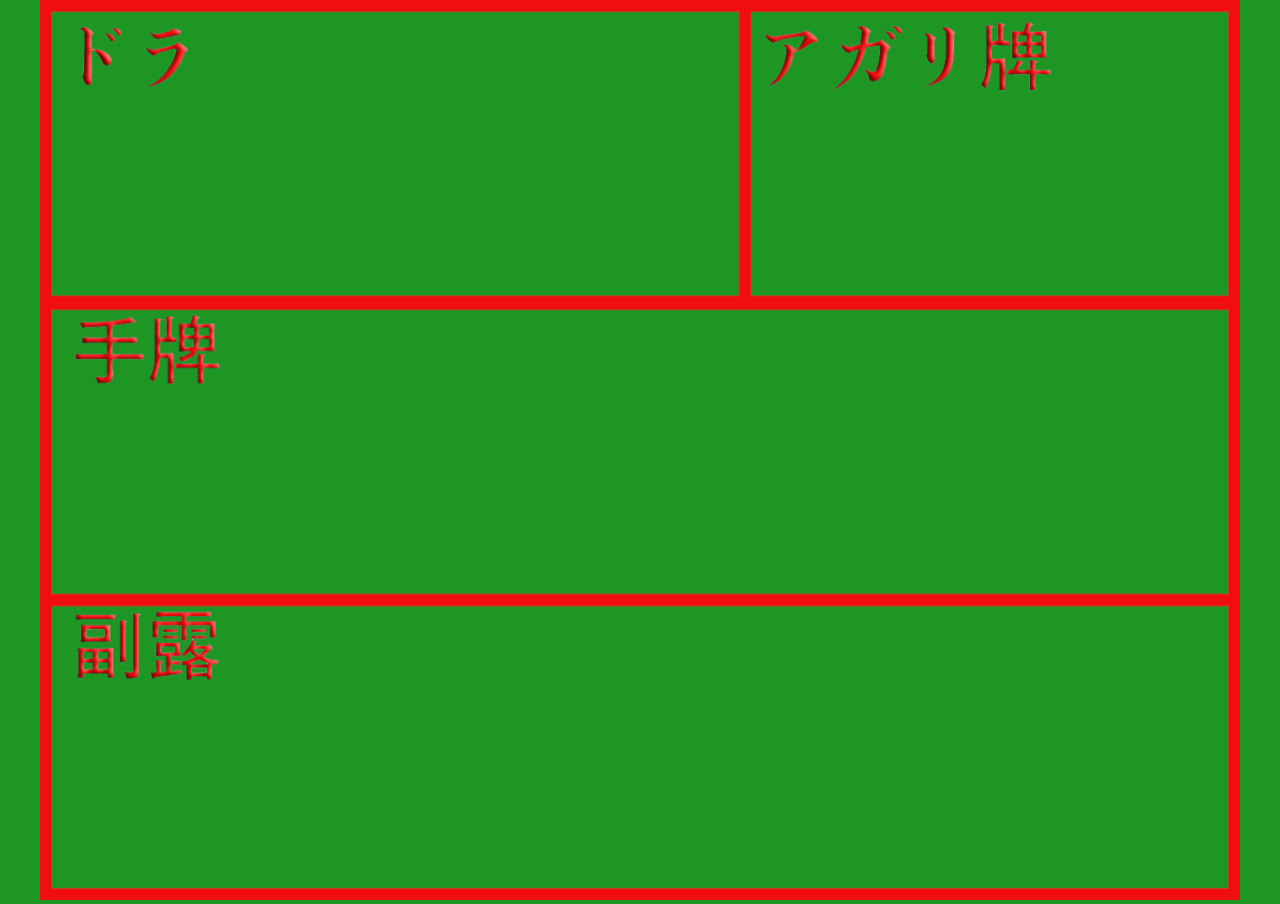
<file: mahjong/web_camera.html>
<!DOCTYPE html>
<html lang="ja">

<head>
    <meta charset="utf-8">
    <!-- ビューポートの設定 -->
    <meta name="viewport" content="width=device-width, initial-scale=1">
    
    <!-- スタイルシートの読み込み -->
    <link rel="stylesheet" href="style_cmr.css">

    <!-- JavaScriptの読み込み -->
    <script src="https://ajax.googleapis.com/ajax/libs/jquery/2.1.4/jquery.min.js"></script>
    <script src="modal_cmr.js"></script>
    <script src="api.js"></script>
    <script src="camera.js"></script>

    <title>雀鳳</title>
</head>

<body>
    <!-- 縦画面時に表示 -->
    <h1 class="error">画面を横に傾けてください</h1>

    <!-- 横画面時に表示 -->
    <!-- カメラの画面 -->
    <div class="camera">
        <video id="video" autoplay playsinline="true">video stream not available</video>
        <img id="grid_video"src="images/grid.png" onclick="modal_open()">
    </div>

    <!-- 確認画面 -->
    <div id="modal-content">
        <div id="img">
            <canvas id="canvas"></canvas>
            <img id="grid_canvas" src="images/grid.png">
        </div>
        <div id="btn">
            <button type="button" id="modal-close">
                撮りなおす
            </button>
            <button type="button" onclick="camera_send()">
                送信する
            </button>
        </div>
    </div>

    <!-- 送信中画面 -->
    <div class="loading">
        <div class="animation">画像を送信しています。<br>しばらくお待ちください。</div>
    </div>
    
    <!-- JavaScript -->
    <script>
        // カメラのスタートアップをhtmlが読み込み終わったら実行
        startup()
    </script>
</body>
</html>
</file>
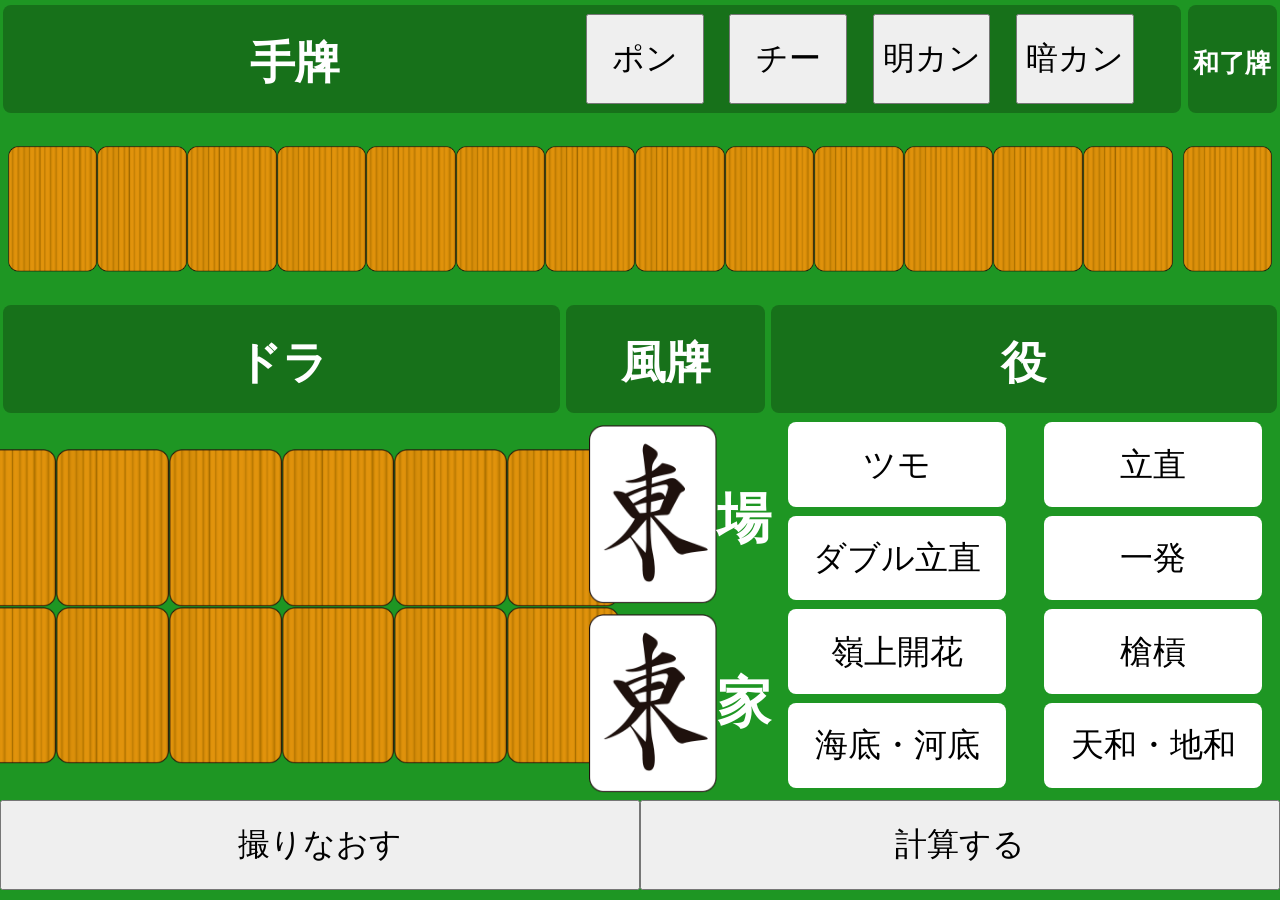
<file: mahjong/web_setting.html>
<!DOCTYPE html>
<html lang="ja">

<head>
    <meta charset="utf-8">

    <!-- ビューポートの設定 -->
    <meta name="viewport" content="width=device-width, initial-scale=1">

    <!-- スタイルシートの読み込み -->
    <link rel="stylesheet" href="style_set.css">

    <!-- JavaScriptの読み込み -->
    <script src="https://ajax.googleapis.com/ajax/libs/jquery/2.1.4/jquery.min.js"></script>
    <script src="modal_set.js"></script>
    <script src="web_setting.js"></script>

    <title>雀鳳</title>
</head>

<body>
    <!-- 縦画面時に表示 -->
    <h1 class="error" id="muki">画面を横に傾けてください</h1>

    <!-- 横画面時に表示 -->
    <!-- 手牌、和了牌 -->
    <div class="wrapper">
        <div class="column_tehai">
            <h2 id="title" class="title">手牌</h2>
            <button id="10" type="button" onclick="modal_open_naki(this.id)">ポン</button>
            <button id="20" type="button" onclick="modal_open_naki(this.id)">チー</button>
            <button id="30" type="button" onclick="modal_open_naki(this.id)">明カン</button>
            <button id="40" type="button" onclick="modal_open_naki(this.id)">暗カン</button>
        </div>
        <div class="column_horahai">
            <h2 class="title">和了牌</h2>
        </div>
    </div>
    <div id="tehai" class="tehai">
        <script>
            var args = getUrlVars();
            console.log(args);
            var ar = ["tehai_01", "tehai_02", "tehai_03", "tehai_04", "tehai_05", "tehai_06", "tehai_07", "tehai_08", "tehai_09", "tehai_10", "tehai_11", "tehai_12", "tehai_13", "agarihai"];
            for (var j = 0; j < 14; j++) {
                var hai = args[String(j)];
                if (hai != undefined) {
                    var hai_0 = hai.slice(0, 1);
                    var hai_1 = hai.slice(1, 2);
                    switch (hai.slice(2, 3)) {
                        case "p":
                            var cls = "10" + pon_cnt;
                            naki_cnt += 1
                            if (naki_cnt == 3) {
                                pon_cnt += 1;
                                naki_cnt = 0;
                            }
                            break;
                        case "c":
                            var cls = "20" + chi_cnt;
                            naki_cnt += 1
                            if (naki_cnt == 3) {
                                chi_cnt += 1;
                                naki_cnt = 0;
                            }
                            break;
                        case "k":
                            var cls = "30" + kan_cnt;
                            naki_cnt += 1
                            if (naki_cnt == 3) {
                                kan_cnt += 1;
                                naki_cnt = 0;
                            }
                            break;
                        default:
                            var cls = "none";
                            break;
                    }
                    document.write(`<img id="${ar[j]}" src="hai/${hai_0}/${hai_1}.png" alt="${hai_0 + hai_1}" class="${cls}" onclick="modal_open(this.id)">`);
                }
                else {
                    document.write(`<img id="${ar[j]}" src="hai/h/error.png" alt="error" class="none" onclick="modal_open(this.id)">`);
                }
            }
        </script>
    </div>

    <!-- ドラ、風牌、役 -->
    <div class="wrapper">
        <!-- ドラ -->
        <div class="column_dora">
            <div class="info">
                <h2>ドラ</h2>
                <div class="dora1">
                    <script>
                        var args = getUrlVars();
                        var ar = ["dora_01", "dora_02", "dora_03", "dora_04", "dora_05"];
                        for (var j = 0; j < 6; j++) { 
                            var hai = args[String(j + 20)];
                            if (hai != undefined) {
                                var hai_0 = hai.slice(0, 1);
                                var hai_1 = hai.slice(1, 2);
                                document.write(`<img id="${ar[j]}" src="hai/${hai_0}/${hai_1}.png" alt="${hai}" onclick="modal_open(this.id)">`);
                            } 
                            else {
                                document.write(`<img id="${ar[j]}" src="hai/h/error.png" alt="error" onclick="modal_open(this.id)">`);
                            }
                        }
                    </script>
                </div>
                <div class="dora2">
                    <script>
                        var args = getUrlVars();
                        var ar = ["dora_06", "dora_07", "dora_08", "dora_09", "dora_10"];
                        for (var j = 0; j < 6; j++) { 
                            var hai = args[String(j + 25)];
                            if (hai != undefined) {
                                var hai_0 = hai.slice(0, 1);
                                var hai_1 = hai.slice(1, 2);
                                document.write(`<img id="${ar[j]}" src="hai/${hai_0}/${hai_1}.png" alt="${hai}" onclick="modal_open(this.id)">`);
                            } 
                            else {
                                document.write(`<img id="${ar[j]}" src="hai/h/error.png" alt="error" onclick="modal_open(this.id)">`);
                            }
                        }
                    </script>
                </div>
            </div>
        </div>

        <!-- 風牌 -->
        <div class="column_kaze">
            <div class="info">
                <h2 class>風牌</h2>
                <div class="wrapper">
                    <div class="column_kazehai">
                        <img src="hai/h/1.png" id="bakaze" alt="1" onclick="changewind(this.id, this.alt)">
                    </div>
                    <div class="column_title">
                        <h3 class="ba">場</h3>
                    </div>
                </div>
                <div class="wrapper">
                    <div class="column_kazehai">
                        <img src="hai/h/1.png" id="jikaze" alt="1" onclick="changewind(this.id, this.alt)">
                    </div>
                    <div class="column_title">
                        <h3 class="ji">家</h3>
                    </div>
                </div>
            </div>
        </div>

        <!-- 役 -->
        <div class="column_yaku">
            <div class="info">
                <h2>役</h2>
                <div class="wrapper">
                    <div class="yaku">
                        <div class="checkbox_box">
                            <label>
                                <input id="tumo" class="checkbox-input" name="checkbox[]" type="checkbox"
                                    onclick="tumo()" />
                                <span class="checkbox-parts">ツモ</span>
                            </label>
                            <label>
                                <input id="wriichi" class="checkbox-input" name="checkbox[]" type="checkbox"
                                    onclick="wriichi()" />
                                <span class="checkbox-parts">ダブル立直</span>
                            </label>
                            <label>
                                <input id="rinshan" class="checkbox-input" name="checkbox[]" type="checkbox"
                                    onclick="rinshan()" />
                                <span class="checkbox-parts">嶺上開花</span>
                            </label>
                            <label>
                                <input id="haitei" class="checkbox-input" name="checkbox[]" type="checkbox"
                                    onclick="haitei()" />
                                <span class="checkbox-parts">海底・河底</span>
                            </label>
                        </div>
                    </div>
                    <div class="yaku">
                        <div class="checkbox_box">
                            <label>
                                <input id="riichi" class="checkbox-input" name="checkbox[]" type="checkbox"
                                    onclick="riichi()" />
                                <span class="checkbox-parts">立直</span>
                            </label>
                            <label>
                                <input id="ippatsu" class="checkbox-input" name="checkbox[]" type="checkbox"
                                    onclick="ippatsu()" />
                                <span class="checkbox-parts">一発</span>
                            </label>
                            <label>
                                <input id="chankan" class="checkbox-input" name="checkbox[]" type="checkbox"
                                    onclick="chankan()" />
                                <span class="checkbox-parts">槍槓</span>
                            </label>
                            <label>
                                <input id="tenhou" class="checkbox-input" name="checkbox[]" type="checkbox"
                                    onclick="tenhou()" />
                                <span class="checkbox-parts">天和・地和</span>
                            </label>
                        </div>
                    </div>
                </div>
            </div>
        </div>
    </div>

    <!-- ボタン -->
    <form action="index.html" method="GET">
        <button id="back" type="submit">撮りなおす</button>
    </form>
    <button id="calc" onclick="calc()">計算する</button>

    <!-- 牌選択のモーダルウィンドウ -->
    <div id="modal-content">
        <div class="hai">
            <div class="manzu" id="syurui">
                <script>
                    var i = "m"
                    var ar = ["1", "2", "3", "4", "5", "6", "7", "8", "9", "r"];
                    for (var j of ar) {
                        document.write(`<img src="hai/${i}/${j}.png" alt="${i}${j}" onclick="hai_change(this.src, this.alt)">`);
                    }
                </script>
            </div>
            <div class="pinzu" id="syurui">
                <script>
                    var i = "p"
                    var ar = ["1", "2", "3", "4", "5", "6", "7", "8", "9", "r"];
                    for (var j of ar) {
                        document.write(`<img src="hai/${i}/${j}.png" alt="${i}${j}" onclick="hai_change(this.src, this.alt)">`);
                    }
                </script>
            </div>
            <div class="souzu" id="syurui">
                <script>
                    var i = "s"
                    var ar = ["1", "2", "3", "4", "5", "6", "7", "8", "9", "r"];
                    for (var j of ar) {
                        document.write(`<img src="hai/${i}/${j}.png" alt="${i}${j}" onclick="hai_change(this.src, this.alt)">`);
                    }
                </script>
            </div>
            <div class="jihai" id="syurui">
                <script>
                    var i = "h"
                    var ar = ["1", "2", "3", "4", "5", "6", "7", "error", "error", "error"];
                    for (var j of ar) {
                        if (j != "error") document.write(`<img src="hai/${i}/${j}.png" alt="${i}${j}" onclick="hai_change(this.src, this.alt)">`);
                        else document.write(`<img src="hai/${i}/${j}.png" alt="${j}" onclick="hai_change(this.src, this.alt)">`);
                    }
                </script>
            </div>
        </div>
        <button type="button" id="modal-close" class="close-chng">閉じる</button>
    </div>

    <!-- 計算結果のモーダルウィンドウ -->
    <div id="modal-content-rslt">
        <h2>和了形</h2>
        <div id="hourakei" class="hourakei">
        </div>
        <div class="wrapper">
            <div class="column_modal">
                <h2>役</h2>
                <div class="wrapper_yaku">
                    <div id="yaku_name" class="column_m_yaku">
                        <p>立直</p>
                    </div>
                    <div id="yaku_han" class="column_m_han">
                        <p>1翻</p>
                    </div>
                </div>
            </div>
            <div class="column_modal">
                <h2>点数</h2>
                <div id="modal_ten" class="modal_ten">
                    <p id="han">10翻100符</p>
                    <p id="ten">親:32000 子:16000</p>
                </div>
                <div id="modal_mangan" class="modal_mangan">
                    <p>倍満</p>
                </div>
            </div>
        </div>
        <button type="button" id="modal-close" class="close-rslt" onclick="naki_reset()">閉じる</button>
        <form action="index.html" method="GET">
            <button id="back" type="submit" class="close-rslt">終了する</button>
        </form>
    </div>

    <!-- 鳴きのモーダルウィンドウ -->
    <div id="modal-content-naki">
        <h2 id="naki_title" class="title">ポンした牌を選択してください</h2>
        <div id="tehai_naki" class="tehai_naki">

        </div>
        <h2>既に鳴いている牌を選択した場合は解除されます</h2>
        <button type="button" id="modal-close" class="close-naki" onclick="naki_reset()">キャンセル</button>
    </div>
</body>

</html>
</file>
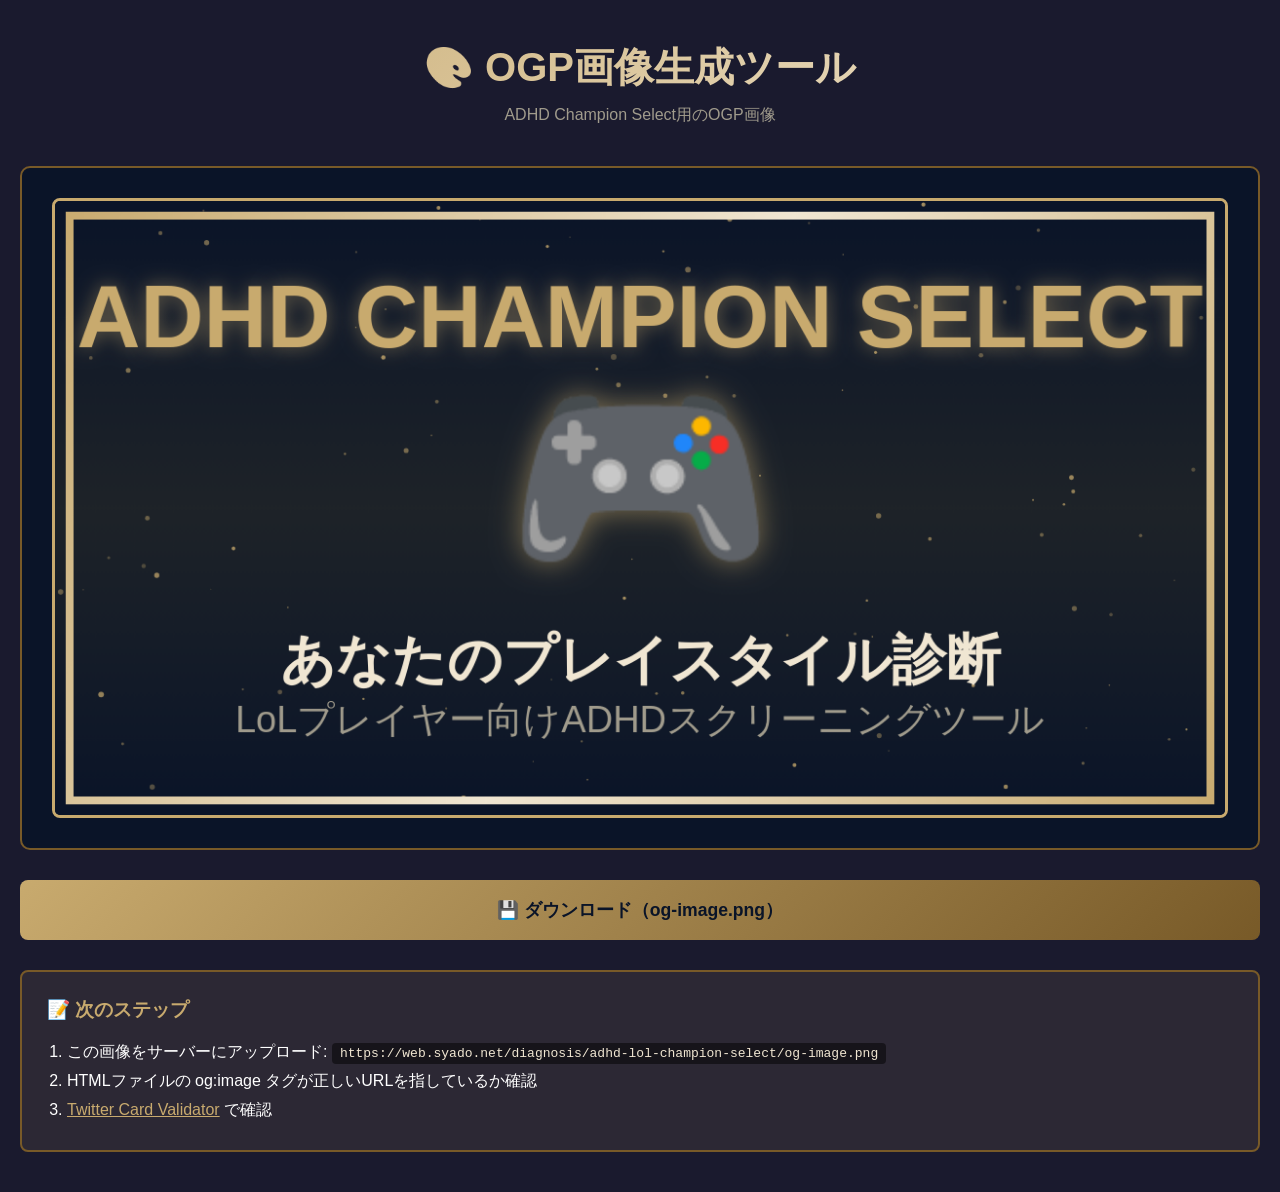
<file: diagnosis/adhd-lol-champion-select/og-image-generator.html>
<!DOCTYPE html>
<html lang="ja">
<head>
    <meta charset="UTF-8">
    <meta name="viewport" content="width=device-width, initial-scale=1.0">
    <title>OGP画像生成ツール</title>
    <style>
        * { margin: 0; padding: 0; box-sizing: border-box; }
        body {
            font-family: Arial, sans-serif;
            background: #1a1a2e;
            color: #fff;
            padding: 40px 20px;
            display: flex;
            justify-content: center;
            align-items: center;
            min-height: 100vh;
        }
        .container { max-width: 1300px; width: 100%; }
        .header { text-align: center; margin-bottom: 40px; }
        h1 {
            font-size: 2.5em;
            margin-bottom: 10px;
            background: linear-gradient(135deg, #c8aa6e, #f0e6d2);
            -webkit-background-clip: text;
            -webkit-text-fill-color: transparent;
        }
        .preview-container {
            background: #0a1428;
            border: 2px solid #785a28;
            border-radius: 10px;
            padding: 30px;
            margin-bottom: 30px;
        }
        #preview {
            width: 100%;
            max-width: 1200px;
            border: 3px solid #c8aa6e;
            border-radius: 8px;
            display: block;
            margin: 0 auto;
        }
        .controls {
            display: grid;
            grid-template-columns: repeat(auto-fit, minmax(200px, 1fr));
            gap: 15px;
            margin-bottom: 30px;
        }
        .btn {
            padding: 18px 30px;
            border: none;
            border-radius: 8px;
            font-size: 1.1em;
            font-weight: 700;
            cursor: pointer;
            transition: all 0.3s;
        }
        .btn-primary {
            background: linear-gradient(135deg, #c8aa6e, #785a28);
            color: #0a1428;
        }
        .btn-primary:hover {
            background: linear-gradient(135deg, #f0e6d2, #c8aa6e);
            transform: translateY(-2px);
        }
        .info-box {
            background: rgba(200, 170, 110, 0.1);
            border: 2px solid #785a28;
            border-radius: 8px;
            padding: 25px;
            margin-top: 30px;
        }
        .info-box h3 { color: #c8aa6e; margin-bottom: 15px; }
        .info-box code {
            background: rgba(0, 0, 0, 0.5);
            padding: 3px 8px;
            border-radius: 4px;
            color: #f0e6d2;
        }
        .success { background: rgba(76, 175, 80, 0.2); border: 2px solid #4CAF50; color: #4CAF50; padding: 20px; border-radius: 8px; margin-top: 20px; display: none; text-align: center; font-weight: 700; }
    </style>
</head>
<body>
    <div class="container">
        <div class="header">
            <h1>🎨 OGP画像生成ツール</h1>
            <p style="color: #a09b8c;">ADHD Champion Select用のOGP画像</p>
        </div>
        <div class="preview-container">
            <canvas id="preview" width="1200" height="630"></canvas>
        </div>
        <div class="controls">
            <button class="btn btn-primary" id="downloadBtn">💾 ダウンロード（og-image.png）</button>
        </div>
        <div class="success" id="successMessage">✅ og-image.png をダウンロードしました！</div>
        <div class="info-box">
            <h3>📝 次のステップ</h3>
            <ol style="margin-left: 20px; line-height: 1.8;">
                <li>この画像をサーバーにアップロード: <code>https://web.syado.net/diagnosis/adhd-lol-champion-select/og-image.png</code></li>
                <li>HTMLファイルの og:image タグが正しいURLを指しているか確認</li>
                <li><a href="https://cards-dev.twitter.com/validator" target="_blank" style="color: #c8aa6e;">Twitter Card Validator</a> で確認</li>
            </ol>
        </div>
    </div>
    <script>
        const canvas = document.getElementById('preview');
        const ctx = canvas.getContext('2d');
        function generateImage() {
            const gradient = ctx.createLinearGradient(0, 0, 0, canvas.height);
            gradient.addColorStop(0, '#0a1428');
            gradient.addColorStop(0.5, '#1e2328');
            gradient.addColorStop(1, '#0a1428');
            ctx.fillStyle = gradient;
            ctx.fillRect(0, 0, canvas.width, canvas.height);
            ctx.fillStyle = '#c8aa6e';
            for (let i = 0; i < 100; i++) {
                const x = Math.random() * canvas.width;
                const y = Math.random() * canvas.height;
                const size = Math.random() * 2.5 + 0.5;
                ctx.globalAlpha = Math.random() * 0.5 + 0.3;
                ctx.beginPath();
                ctx.arc(x, y, size, 0, Math.PI * 2);
                ctx.fill();
            }
            ctx.globalAlpha = 1;
            const borderGradient = ctx.createLinearGradient(0, 0, canvas.width, canvas.height);
            borderGradient.addColorStop(0, '#c8aa6e');
            borderGradient.addColorStop(0.5, '#f0e6d2');
            borderGradient.addColorStop(1, '#c8aa6e');
            ctx.strokeStyle = borderGradient;
            ctx.lineWidth = 8;
            ctx.strokeRect(15, 15, canvas.width - 30, canvas.height - 30);
            ctx.fillStyle = '#c8aa6e';
            ctx.font = 'bold 90px Arial';
            ctx.textAlign = 'center';
            ctx.shadowColor = 'rgba(200, 170, 110, 0.5)';
            ctx.shadowBlur = 20;
            ctx.fillText('ADHD CHAMPION SELECT', canvas.width / 2, 150);
            ctx.shadowBlur = 0;
            ctx.font = '220px Arial';
            ctx.shadowColor = 'rgba(200, 170, 110, 0.6)';
            ctx.shadowBlur = 30;
            ctx.fillStyle = '#f0e6d2';
            ctx.fillText('🎮', canvas.width / 2, 360);
            ctx.shadowBlur = 0;
            ctx.font = 'bold 56px Arial';
            ctx.fillStyle = '#f0e6d2';
            ctx.fillText('あなたのプレイスタイル診断', canvas.width / 2, 490);
            ctx.font = '38px Arial';
            ctx.fillStyle = '#a09b8c';
            ctx.fillText('LoLプレイヤー向けADHDスクリーニングツール', canvas.width / 2, 545);
        }
        document.getElementById('downloadBtn').addEventListener('click', () => {
            canvas.toBlob((blob) => {
                const url = URL.createObjectURL(blob);
                const a = document.createElement('a');
                a.href = url;
                a.download = 'og-image.png';
                document.body.appendChild(a);
                a.click();
                document.body.removeChild(a);
                URL.revokeObjectURL(url);
                document.getElementById('successMessage').style.display = 'block';
                setTimeout(() => { document.getElementById('successMessage').style.display = 'none'; }, 3000);
            });
        });
        window.addEventListener('load', generateImage);
    </script>
</body>
</html>
</file>
<file: mahjong/style_idx.css>
@media screen and (orientation: landscape) {
    /* 横向きの場合のスタイル */
    * {
        margin: 0%; padding: 0%;
    }
    /* 縦画面用のテキストを非表示にする */
    .error {
        display: none;
    }

    /* メイン */
    /* 背景 */
    body {
        background-color: #1e9623;
        color: white;
    }
    /* タイトル */
    .title {
        display: flex;
        justify-content: center;
        align-items: center;
        height: 70vh;
        font-size: 10vh;
    }
    /* ボタン */
    form {
        height: 30vh;
        width: 50vw;
        float: left;
    }
    .btn {
        position: absolute;
        top: 0;
        left: 0;
        width: 100%;
        height: 100%;
        opacity: 0;
        cursor: pointer;
    }
    .button_div {
        display: inline-block;
        position: relative;
        width: 35vw;
        height: 10vh;
        top: 50%;
        left: 50%;
        transform: translate(-50%,-50%);
        -webkit-transform: translate(-50%,-50%);
        font-size: 4vh;
        line-height: 10vh;
        text-align: center;
        color: #fff;
        border-radius: 8px;
        background-color: #2772DB;
        overflow: hidden;
    }
    .button_div:hover {
        background-color: #2062bf;
    }
    /* ローディング画面 */
    /* 背景 */
    .loading {
        display: none;
        position: fixed;
        width: 100vw;
        height: 100vh;
        top: 0px;
        left: 0px;
        background: #000;
        z-index: 9999;
    }
    /* アニメーション */
    .animation {
        text-align: center;
        position: absolute;
        font-size: 5vh;
        top: 50%;
        left: 50%;
        transform: translate(-50%, -50%);
        -webkit-transform: translate(-50%,-50%);
        color: #fff;
        animation: loadinganimation 2000ms ease-out forwards infinite;
        -webkit-animation: loadinganimation 2000ms ease-out forwards infinite;
    }
    /* 0%と100%で半透明 50%で鮮明に表示 */
    @keyframes loadinganimation {
        from, to {
            opacity: .5;
        }
        50% {
            opacity: 1;
        }
    }
    @-webkit-keyframes loadinganimation {
        from, to {
            opacity: .5;
        }
        50% {
            opacity: 1;
        }
    }
}

@media screen and (orientation: portrait) {
    /* 縦向きの場合のスタイル */
    * {
        margin: 0%; padding: 0%;
    }
    /* 縦画面用のテキスト以外を非表示にする */
    * :not(body):not(.error) {
        display: none;
    }
    /* メイン */
    body {
        background-color: black;
    }

    .error {
        color: white;
        text-align: center;
        line-height: 100vh;
        font-size: 3.5vh;
    }
}
</file>
<file: mahjong/style_cmr.css>
@media screen and (orientation: landscape) {
	/* 横向きの場合のスタイル */
	* {
		margin: 0%; padding: 0%;
	}
	/* 縦画面用のテキストを非表示にする */
    .error {
        display: none;
	}
	/* メイン */
	/* 背景 */
    body {
        background-color: #1e9623;
        color: white;
	}
    /* カメラの画面 */
    .camera {
        position: relative;
        height: 100vh;
        width: 100vw;
    }
	video {
		height: 100vh;
        width: 100vw;
        z-index: -1;
    }
    #grid_video {
        display: flex;
        justify-content: center;
        align-items: center;
        cursor: pointer;
        position: absolute;
        top: 0;
        left: 50%;
        transform: translate(-50%,0);
        -webkit-transform: translate(-50%,0);
        height: 100vh;
	}

	/* 確認画面 */
	/* 画像 */
	#img {
		height: 80vh;
		width: 90vw;
        text-align: center;
        position: relative;
	}
	canvas {
		height: 80vh;
		width: auto;
    }
    #grid_canvas {
		height: 80vh;
		width: auto;
		z-index: 4;
		display: flex;
		position: absolute;
		top: 0;
        left: 50%;
        transform: translate(-50%,0);
        -webkit-transform: translate(-50%,0);
	}
	/* ボタン */
	#btn {
		margin-top: 1.5vh; 
		width: 90vw;
		height: 10vh;
	}
	button {
		float: left;
		width: 45vw;
		height: 10vh;
	}
	/* ポップアップ */
	#modal-content {
		height: 90vh ;
		width: 90vw ;
		margin: 0 ;
		padding: 10px 20px ;
		border: 2px solid #aaa ;
		background: #1e9623;
		position: fixed ;
		display: none ;
		z-index: 2 ;
	}
	/* ポップアップ背景 */
	#modal-overlay {
		z-index: 1 ;
		display: none ;
		position: fixed ;
		top: 0 ;
		left: 0 ;
		width: 100% ;
		height: 120% ;
		background-color: rgba( 0,0,0, 0.75 ) ;
	}
	/* ローディング画面 */
    /* 背景 */
    .loading {
        display: none;
        position: fixed;
        width: 100vw;
        height: 100vh;
        top: 0px;
        left: 0px;
        background: #000;
        z-index: 9999;
    }
    /* アニメーション */
    .animation {
        text-align: center;
        position: absolute;
        font-size: 5vh;
        top: 50%;
        left: 50%;
        transform: translate(-50%, -50%);
        -webkit-transform: translate(-50%,-50%);
        color: #fff;
        animation: loadinganimation 2000ms ease-out forwards infinite;
        -webkit-animation: loadinganimation 2000ms ease-out forwards infinite;
    }
    /* 0%と100%で半透明 50%で鮮明に表示 */
    @keyframes loadinganimation {
        from, to {
            opacity: .5;
        }
        50% {
            opacity: 1;
        }
    }
    @-webkit-keyframes loadinganimation {
        from, to {
            opacity: .5;
        }
        50% {
            opacity: 1;
        }
    }
}

@media screen and (orientation: portrait) {
    /* 縦向きの場合のスタイル */
    * {
        margin: 0%; padding: 0%;
    }
    /* 縦画面用のテキスト以外を非表示にする */
    * :not(body):not(.error) {
        display: none;
    }
    /* メイン */
    body {
        background-color: black;
    }

    .error {
        color: white;
        text-align: center;
        line-height: 100vh;
        font-size: 3.5vh;
    }
 }
</file>
<file: mahjong/style_set.css>
@media screen and (orientation: landscape) {
    /* 画面が横向きのスタイル */
    * {
        margin: 0%; padding: 0%;
    }
    /* 縦画面用のテキストを非表示にする */
    .error {
        display: none;
    }

    /* メイン */
    /* 項目名 */
    h2 {
        font-size: 5vh;
        line-height: 13vh;
        text-align: center;
        height: 12vh;
        /* border: solid 1px #0000;         */
        border-radius: 8px;
        background-color: rgba(0, 0, 0, 0.25);
        width: calc( 100% - 0.5vw );
        margin: 0 0.25vw 0 0.25vw;
    }
    h2.title {
        margin: 0.5vh 0.25vw 0 0.25vw;
    }
    h2#title {
        width: calc( 50% - 0.5vw );
        background-color: transparent;
        float: left;
        margin: 0;
    }
    #\0031\0030 {
        margin: 1vh 2vw 1vh 0;
        width: 10%;
    }
    #\0032\0030 {
        margin: 1vh 2vw 1vh 0;
        width: 10%;
    }
    #\0033\0030 {
        margin: 1vh 2vw 1vh 0;
        width: 10%;
    }
    #\0034\0030 {
        margin: 1vh 2vw 1vh 0;
        width: 10%;
    }
    /* 手牌、和了牌 */
    .column_tehai {
        height: 12vh;
        width: 92.5vw;
        border-radius: 8px;
        background-color: rgba(0, 0, 0, 0.25);
        margin: 0.5vh 0.25vw 0 0.25vw;
    }
    .column_horahai {
        height: 12vh;
        width: 7.5vw;
    }
    .column_horahai > *{
        font-size: 2vw;
    }    
    /* 手牌、和了牌の牌スタイル */
    .tehai {
        display: flex;
        justify-content: center;
        height: 20vh;
        width: 100vw;
        margin-top: 0.5%;
        margin-bottom: 0.5%; 
        align-items: center;
        position: relative;
    }
    .tehai > *{
        height: auto;
        width: auto;
        max-height: 20vh;
        max-width: 7vw;
    }
    .tehai > #agarihai {
        margin-left: 10px;
    }
    .\0031\0030\0031 {
        box-sizing: border-box;
        border: solid 2px red;
    }
    .\0031\0030\0032 {
        box-sizing: border-box;
        border: solid 2px magenta;
    }
    .\0031\0030\0033 {
        box-sizing: border-box;
        border: solid 2px hotpink;
    }
    .\0031\0030\0034 {
        box-sizing: border-box;
        border: solid 2px lightpink;
    }
    .\0032\0030\0031 {
        box-sizing: border-box;
        border: solid 2px blue;
    }
    .\0032\0030\0032 {
        box-sizing: border-box;
        border: solid 2px dodgerblue;
    }
    .\0032\0030\0033 {
        box-sizing: border-box;
        border: solid 2px aqua;
    }
    .\0032\0030\0034 {
        box-sizing: border-box;
        border: solid 2px powderblue;
    }
    .\0033\0030\0031 {
        box-sizing: border-box;
        border: solid 2px darkorange;
    }
    .\0033\0030\0032 {
        box-sizing: border-box;
        border: solid 2px gold;
    }
    .\0033\0030\0033 {
        box-sizing: border-box;
        border: solid 2px yellow;
    }
    .\0033\0030\0034 {
        box-sizing: border-box;
        border: solid 2px khaki;
    }
    .\0034\0030\0031 {
        box-sizing: border-box;
        border: solid 2px darkgreen;
    }
    .\0034\0030\0032 {
        box-sizing: border-box;
        border: solid 2px green;
    }
    .\0034\0030\0033 {
        box-sizing: border-box;
        border: solid 2px chartreuse;
    }
    .\0034\0030\0034 {
        box-sizing: border-box;
        border: solid 2px greenyellow;
    }
    /* ドラ、風牌、役 */
    .wrapper {
        display: flex;
    }
    .column_dora {
        height: 55vh;
        width: 44vw;
    }
    .column_kaze {
        height: 55vh;
        width: 16vw;
    }
    .column_yaku {
        height: 55vh;
        width: 40vw;
    }
    /* ドラ */
    .dora1 {
        margin-top: 1.5vh;
        display: flex;
        height: 20vh;
        align-items: flex-end;
        justify-content: center;
    }
    .dora1 > *{
        width: auto;
        height: auto;
        max-width: 8.8vw;
        max-height: 20vh;
    }
    .dora2 {
        display: flex;
        height: 20vh;
        align-items: flex-start;
        justify-content: center;
    }
    .dora2 > *{
        width: auto;
        height: auto;
        max-width: 8.8vw;
        max-height: 20vh;
    }
    /* 風牌 */
    .column_title {
        height: 21.5vh;
        width: 6vw;
        display: flex;
        justify-content: center;
        align-items: center;
    }
    .column_title > * {
        font-size: 6vh;
    }
    .column_title > .ba {
        margin-top: 2vh;
    }
    .column_kazehai {
        margin-left: 2vw;
        display: flex;
        justify-content: center;
        height: 21.5vh;
        width: 10vw;
        align-items: center;
    }
    .column_kazehai > * {
        height: auto;
        width: auto;
        max-height: 20vh;
        max-width: 10vw;
    }
    .column_kazehai > #bakaze {
        margin-top: 1vh;
    }
    /* 役 */
    .yaku {
        height: 43vh;
        width: 36vw;
    }
    /* 役ボタンのスタイル */
    .checkbox_box{
        font-size: 0;
    }
    .checkbox-input{
        display: none;
    }
    .checkbox-parts{
        margin-top: 1vh;
        margin-left: 1.6vw;
        text-align: center;
        position: relative;
        padding: 2.7vh 0px 2.7vh 0px;
        color: #000;
        border-radius: 8px;
        /* border: 1px solid #0000; */
        display:inline-block;
        line-height: 4vh;
        width: 17vw;
        height: 4vh;
        font-size: 3.7vh;
        background-color: white;

    }
    .checkbox-input:checked + .checkbox-parts{
        background: #ff555e;
        color: #fff;
        /* border: 1px solid #ff555d00; */
    }
    /* ボタン */
    button {
        float: left;
        height: 10vh;
        width: 50vw;
        font-size: 3.5vh;
    }
    /* モーダルウィンドウ */
    #modal-content {
        height: 90vh ;
        width: 90vw ;
        padding: 10px 20px ;
        border: 2px solid #aaa ;
        background: #fff ;
        position: fixed ;
        display: none ;
        z-index: 2 ;
        background-color: #1e9623;
    }
    #modal-content-rslt {
        height: 90vh ;
        width: 90vw ;
        padding: 10px 20px ;
        border: 2px solid #aaa ;
        background: #fff ;
        position: fixed ;
        display: none ;
        z-index: 2 ;
        background-color: #1e9623;
    }
    #modal-content-naki {
        height: 100vh ;
        width: 100vw ;
        position: fixed ;
        display: none ;
        z-index: 2 ;
        background-color: #1e9623;
    }
    #modal-overlay {
        z-index: 1 ;
        display: none ;
        position: fixed ;
        top: 0 ;
        left: 0 ;
        width: 100% ;
        height: 120% ;
        background-color: rgba( 0,0,0, 0.75 ) ;
    }
    /* 牌選択モーダルウィンドウ内の牌スタイル */
    #syurui {
        display: flex;
        justify-content: space-around;
        height: 20vh;
        align-items: center;
    }
    #syurui :not(.manzu) {
        margin-top: 0.5vh;
    }
    #syurui > * {
        height: auto;
        width: auto;
        max-height: 20vh;
        max-width: 7vw;
    }
    .close-chng {
        margin-top: 1vh;
        height: 10vh;
        width: 90vw;
    }
    /* 計算結果モーダルウィンドウ内のスタイル */
    .hourakei {
        display: flex;
        justify-content: space-evenly;
        height: 18vh;
        width: 90vw;
        margin-top: 0.7%;
        margin-bottom: 0.7%; 
        align-items: center;
    }
    .hourakei > *{
        height: auto;
        width: auto;
        max-height: 18vh;
        max-width: 6.4vw;
    }
    .column_modal {
        height: 48vh;
        width: 45vw;
    }
    .wrapper_yaku {
        height: 36vh;
        width: 45vw;
        overflow: scroll;
        display: flex;
    }
    .column_m_yaku {
        height: 36vh;
        width: 32.5vw;
        margin-left: 2.5vw;
    }
    .column_m_yaku > * {
        border-radius: 8px 0 0 8px;
        background-color: white;
        color: black;
        margin-top: 0.5vh;
        padding-left: 3vw;
    }
    .column_m_han {
        height: 36vh;
        width: 12.5vw;
        margin-right: 2.5vw; 
    }
    .column_m_han > * {
        border-radius: 0 8px 8px 0;
        text-align: right;
        background-color: white;
        color: black;
        margin-top: 0.5vh;
        padding-right: 2vw;
    }
    .modal_ten {
        height: 23vh;
        width: 45vw;
        position: relative;
    }
    .modal_ten > #han {
        padding-top: 1vh;
        font-size: 7vh;
    }
    .modal_ten > #ten {
        width: 45vw;
        position: absolute;
        bottom: 0;
        text-align: center;
        font-weight: bold;
        font-size: 7.5vh;
    }
    .modal_mangan {
        height: 12vh;
        width: 44vw;
        border-radius: 8px;
        border: 2px solid red;
        background-color: white;
    }
    .modal_mangan > * {
        text-align: center;
        font-weight: bold;
        font-size: 10vh;
        line-height: 12vh;
        color: red;
    }
    .close-rslt {
        float: left;
        margin-top: 1vh;
        height: 10vh;
        width: 45vw;
    }
    /* 鳴きモーダルウィンドウのスタイル */
    .close-naki {
        width: 98vw;
        margin: 0 1vw 0 1vw;
    }
    .tehai_naki {
        display: flex;
        justify-content: center;
        height: 20vh;
        width: 100vw;
        margin-top: 0.5%;
        margin-bottom: 0.5%; 
        align-items: center;
    }
    .tehai_naki > *{
        height: auto;
        width: auto;
        max-height: 20vh;
        max-width: 7vw;
    }
    .agari {
        background-color: #000;
        border-radius: 10%;
        opacity: 0.5;
        margin-left: 10px;
    }

    body {
        background-color: #1e9623;
        color: white;
    }
}

@media screen and (orientation: portrait) {
    /* 画面が縦向きのスタイル */
    * {
        margin: 0%; padding: 0%;
    }
    /* 縦画面用のテキスト以外を非表示にする */
    * :not(body):not(#muki) {
        display: none;
    }
    /* メイン */
    body {
        background-color: black;
    }

    .error {
        color: white;
        text-align: center;
        line-height: 100vh;
        font-size: 3.5vh;
    }
}
</file>
